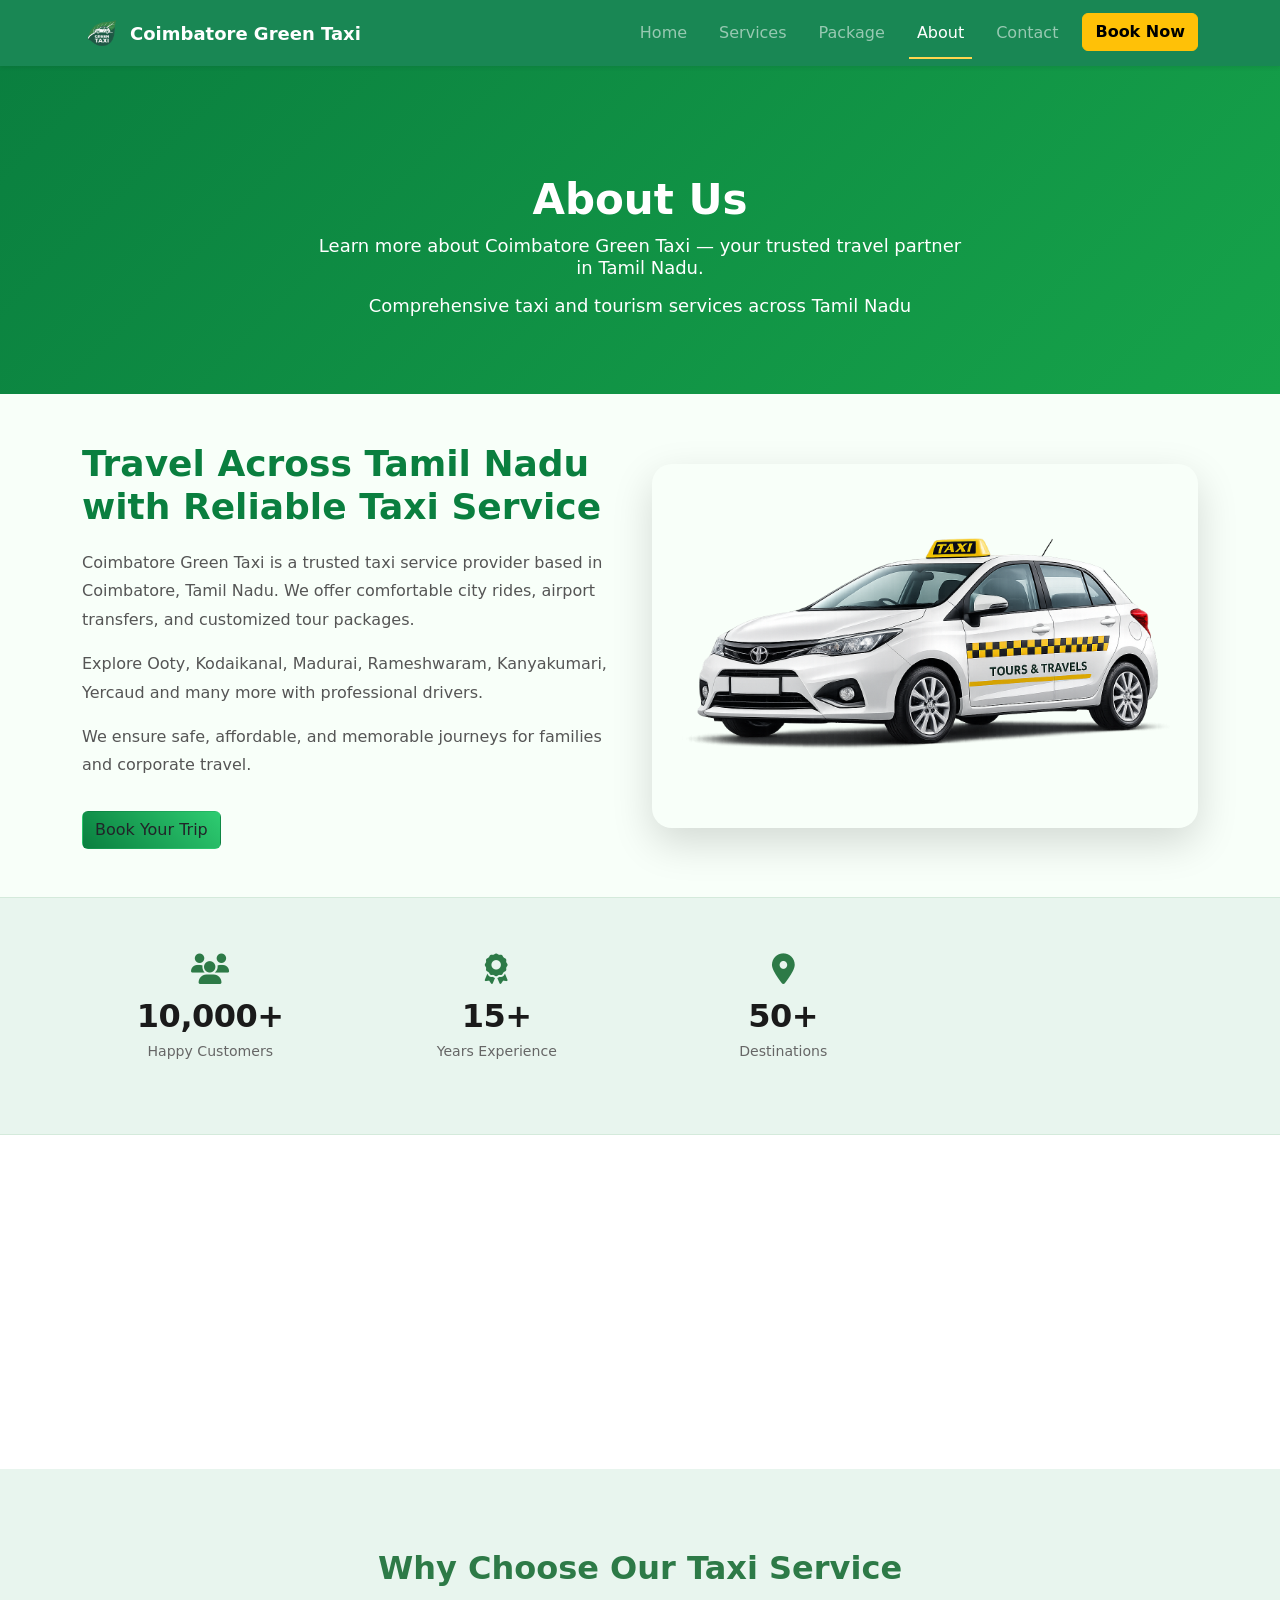
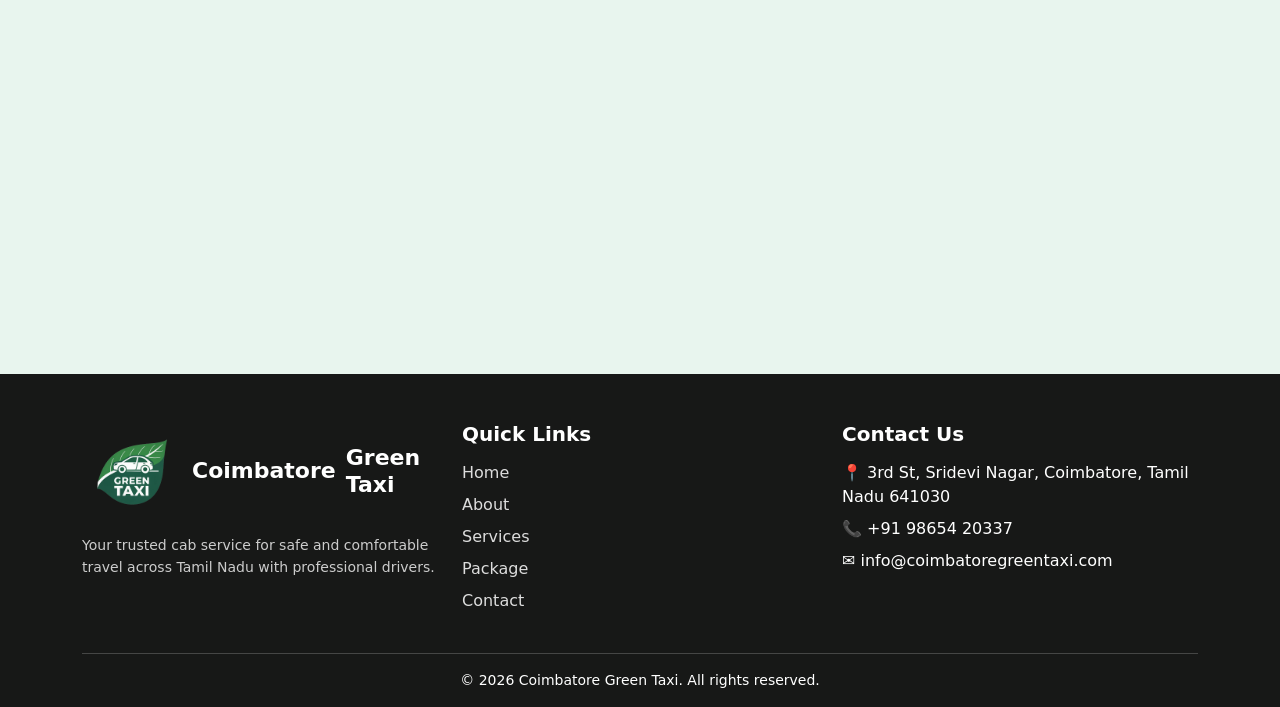
<file: about.html>
<!DOCTYPE html>
<html lang="en">

<head>
  <meta charset="UTF-8" />
  <meta name="viewport" content="width=device-width, initial-scale=1.0" />
  <title>About Us – Coimbatore Green Taxi</title>
  <link rel="icon" type="image/png" href="assets/img/favicon.png">
  <link rel="stylesheet" href="assets/css/style.css">
  <link rel="stylesheet" href="assets/css/about.css">
  <!-- Bootstrap -->
  <link href="https://cdn.jsdelivr.net/npm/bootstrap@5.3.3/dist/css/bootstrap.min.css" rel="stylesheet">
  <link href="https://fonts.googleapis.com/css2?family=Poppins:wght@400;500;600;700;800&display=swap"
    rel="stylesheet" />
  <!-- Font Awesome -->
  <link rel="stylesheet" href="https://cdnjs.cloudflare.com/ajax/libs/font-awesome/6.5.0/css/all.min.css">
</head>

<body>

  <div id="navbar"></div>


  <!-- Banner Section Start -->
  <section class="banner-section">
    <div class="container">
      <h1 class="banner-title">About Us</h1>
      <h4 class="banner-subtitle">
        <p>Learn more about Coimbatore Green Taxi — your trusted travel partner<br class="hide-mobile" /> in Tamil Nadu.
        </p> Comprehensive taxi and tourism services across Tamil Nadu
      </h4>
    </div>
  </section>

  <!-- ABOUT SECTION -->
  <section class="about-section py-5">
  <div class="container">
    <div class="row align-items-center">

      <!-- Content -->
      <div class="col-lg-6 reveal  mb-4 mb-lg-0">
        <div class="about-content">

          <h2 class="about-title">
            Travel Across Tamil Nadu with Reliable Taxi Service
          </h2>

          <p class="about-text">
            Coimbatore Green Taxi is a trusted taxi service provider based in Coimbatore, Tamil Nadu. 
            We offer comfortable city rides, airport transfers, and customized tour packages.
          </p>

          <p class="about-text">
            Explore Ooty, Kodaikanal, Madurai, Rameshwaram, Kanyakumari, 
            Yercaud and many more with professional drivers.
          </p>

          <p class="about-text">
            We ensure safe, affordable, and memorable journeys for families 
            and corporate travel.
          </p>

          <a href="contact.html" class="btn about-btn mt-3">
            Book Your Trip
          </a>

        </div>
      </div>

      
      <!-- Image -->
      <div class="col-lg-6">
        <div class="about-img-wrapper">
          <img src="assets/img/taxi-image.png" 
               class="img-fluid about-img" 
               alt="Infant Green Tours Taxi">
        </div>
      </div>

    </div>
  </div>
</section>


  <!-- STATS SECTION -->
  <section class="stats-section">
    <div class="container stats-grid">
      <div class="stat-item reveal">
        <i class="fa-solid fa-users"></i>
        <h3>10,000+</h3>
        <p>Happy Customers</p>
      </div>
      <div class="stat-item reveal">
        <i class="fa-solid fa-award"></i>
        <h3>15+</h3>
        <p>Years Experience</p>
      </div>
      <div class="stat-item reveal">
        <i class="fa-solid fa-location-dot"></i>
        <h3>50+</h3>
        <p>Destinations</p>
      </div>
      <div class="stat-item reveal">
        <i class="fa-solid fa-clock"></i>
        <h3>24/7</h3>
        <p>Service Available</p>
      </div>
    </div>
  </section>

  <!-- MISSION SECTION -->
  <section class="mission-section">
    <div class="container mission-content reveal reveal-top">
      <h2>Our Mission</h2>
      <p>Our mission is to provide safe, reliable, and affordable transportation services to travelers exploring Tamil
        Nadu. We believe in eco-friendly tourism and strive to make every journey a memorable experience with our
        courteous drivers, clean vehicles, and personalized service.</p>
    </div>
  </section>

  <!-- WHY CHOOSE US SECTION -->
  <section class="why-section">
    <div class="container">
      <h2 class="why-title">Why Choose Our Taxi Service</h2>
      <div class="why-grid">
        <div class="why-card reveal">
          <div class="why-icon"><i class="fa-solid fa-tree"></i></div>
          <h3>Local Tourism Experts</h3>
          <p>Experienced drivers who know Tamil Nadu tourist places.</p>
        </div>
        <div class="why-card reveal">
          <div class="why-icon"><i class="fa-solid fa-clock"></i></div>
          <h3>24/7 Service</h3>
          <p>Available anytime for airport pickup &amp; tour bookings.</p>
        </div>
        <div class="why-card reveal">
          <div class="why-icon"><i class="fa-solid fa-dollar-sign"></i></div>
          <h3>Affordable Price</h3>
          <p>Transparent pricing with no hidden charges.</p>
        </div>
        <div class="why-card reveal">
          <div class="why-icon"><i class="fa-solid fa-car"></i></div>
          <h3>Clean Vehicles</h3>
          <p>Well maintained cars for comfortable journey.</p>
        </div>
      </div>
    </div>
  </section>

  <div id="footer"></div>

  <script src="https://cdn.jsdelivr.net/npm/bootstrap@5.3.3/dist/js/bootstrap.bundle.min.js"></script>
  <script src="assets/js/script.js"></script>
</body>

</html>
</file>
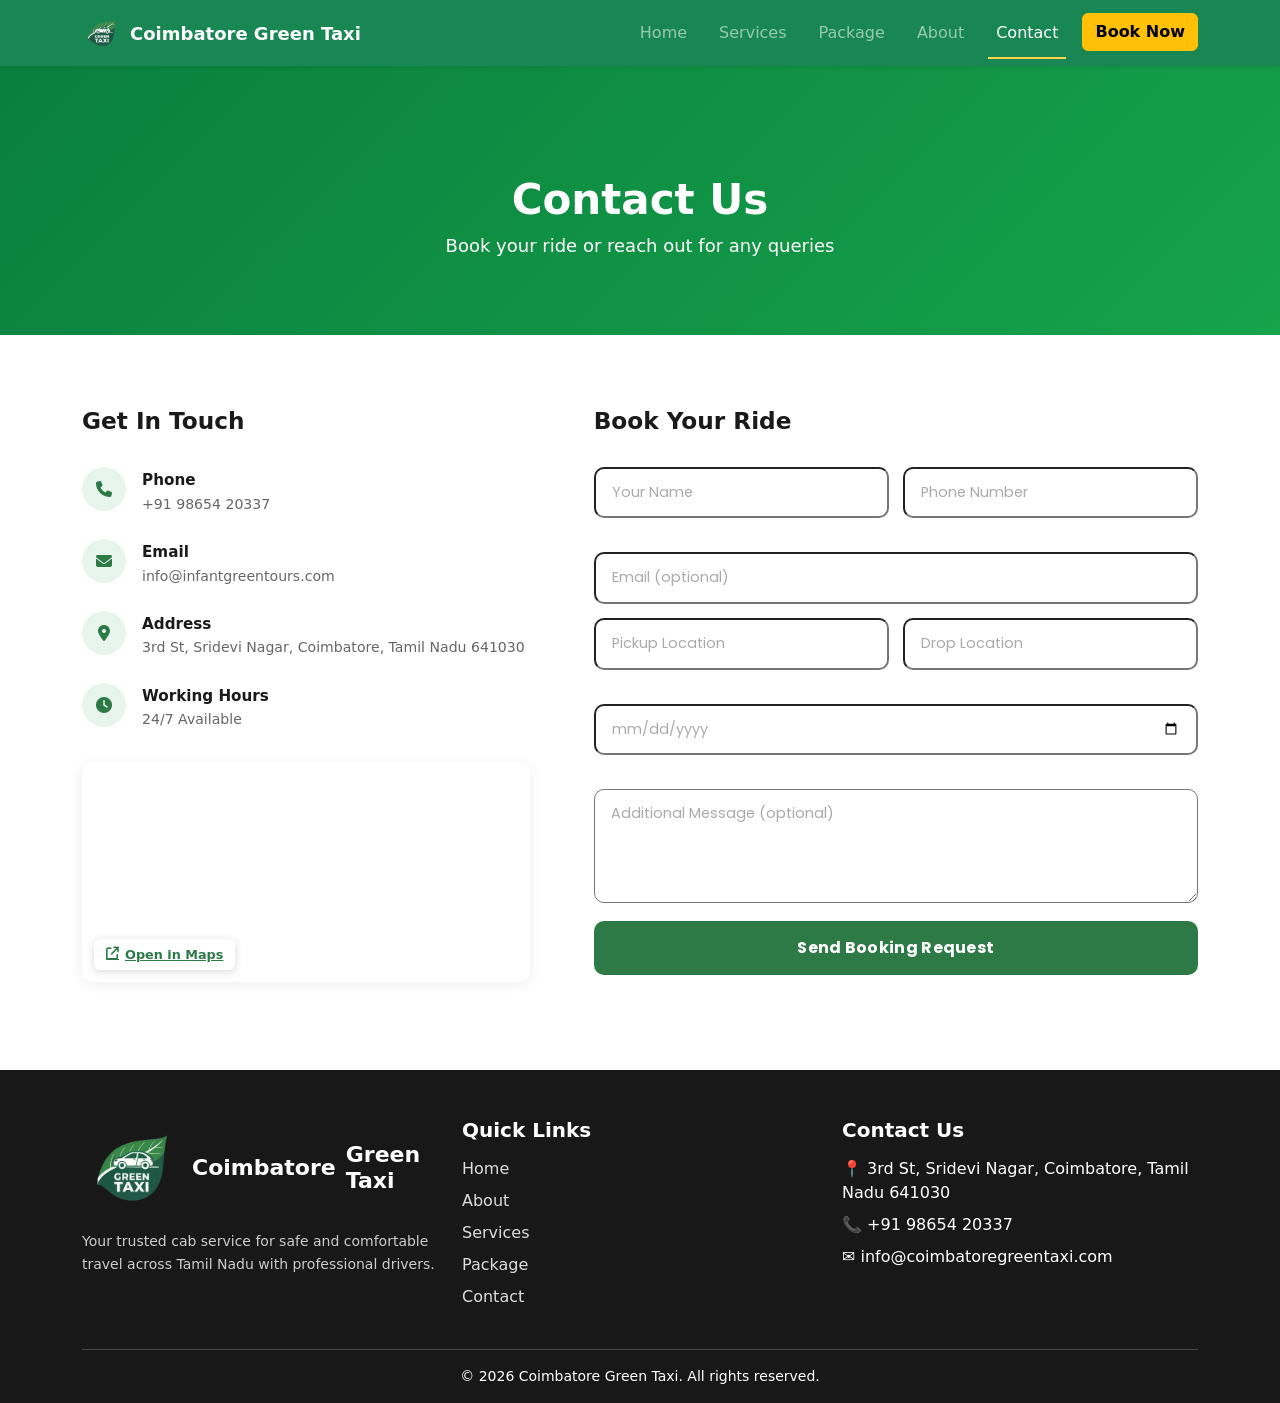
<file: contact.html>
<!DOCTYPE html>
<html lang="en">

<head>
  <meta charset="UTF-8" />
  <meta name="viewport" content="width=device-width, initial-scale=1.0" />
  <title>Contact Us – Coimbatore Green Taxi</title>
  <link rel="icon" type="image/png" href="assets/img/favicon.png">
  <link rel="stylesheet" href="assets/css/style.css">
  <link rel="stylesheet" href="assets/css/contact.css">
  <!-- Bootstrap -->
  <link href="https://cdn.jsdelivr.net/npm/bootstrap@5.3.3/dist/css/bootstrap.min.css" rel="stylesheet">
  <link href="https://fonts.googleapis.com/css2?family=Poppins:wght@400;500;600;700;800&display=swap" rel="stylesheet"/>
  <!-- Font Awesome -->
  <link rel="stylesheet" href="https://cdnjs.cloudflare.com/ajax/libs/font-awesome/6.5.0/css/all.min.css">

</head>

<body>


  <!-- NAVBAR -->
  <div id="navbar"></div>


  <!-- Banner Section Start -->
  <section class="banner-section">
    <div class="container">
      <h1 class="banner-title">Contact Us</h1>
      <h4 class="banner-subtitle">Book your ride or reach out for any queries
      </h4>
    </div>
  </section>

  <!-- MAIN CONTACT SECTION -->
<section class="contact-section">
  <div class="container contact-grid">

      <!-- LEFT: Get In Touch -->
      <div class="contact-left">
        <h2 class="section-heading">Get In Touch</h2>

        <div class="info-list">
          <div class="info-item">
            <div class="info-icon">
              <i class="fa-solid fa-phone"></i>
            </div>
            <div class="info-text">
              <strong>Phone</strong>
              <span>+91 98654 20337</span>
            </div>
          </div>

          <div class="info-item">
            <div class="info-icon">
              <i class="fa-solid fa-envelope"></i>
            </div>
            <div class="info-text">
              <strong>Email</strong>
              <span>info@infantgreentours.com</span>
            </div>
          </div>

          <div class="info-item">
            <div class="info-icon">
              <i class="fa-solid fa-location-dot"></i>
            </div>
            <div class="info-text">
              <strong>Address</strong>
              <span>3rd St, Sridevi Nagar, Coimbatore, Tamil Nadu 641030</span>
            </div>
          </div>

          <div class="info-item">
            <div class="info-icon">
              <i class="fa-solid fa-clock"></i>
            </div>
            <div class="info-text">
              <strong>Working Hours</strong>
              <span>24/7 Available</span>
            </div>
          </div>
        </div>

        <!-- MAP EMBED -->
        <div class="map-wrapper">
          <iframe
            src="https://www.google.com/maps?q=3rd%20St%2C%20Sridevi%20Nagar%2C%20Coimbatore%2C%20Tamil%20Nadu%20641030&output=embed"
            width="100%" height="220" style="border:0;" allowfullscreen="" loading="lazy"
            referrerpolicy="no-referrer-when-downgrade" title="Sridevi Nagar Coimbatore Map">
          </iframe>

          <a href="https://maps.google.com/?q=3rd St, Sridevi Nagar, Coimbatore, Tamil Nadu 641030" target="_blank"
            rel="noopener noreferrer" class="map-open-link">
            <i class="fa-solid fa-arrow-up-right-from-square"></i> Open in Maps
          </a>
        </div>
      </div>

      <!-- RIGHT: Book Your Ride Form -->
      <div class="contact-right">
        <h2 class="section-heading">Book Your Ride</h2>

        <form id="bookingForm" class="booking-form" novalidate>
          <div class="form-row">
            <div class="form-group">
              <input type="text" id="name" name="name" placeholder="Your Name" required />
              <span class="error-msg" id="nameError"></span>
            </div>
            <div class="form-group">
              <input type="tel" id="phone" name="phone" placeholder="Phone Number" required />
              <span class="error-msg" id="phoneError"></span>
            </div>
          </div>

          <div class="form-group full">
            <input type="email" id="email" name="email" placeholder="Email (optional)" />
          </div>

          <div class="form-row">
            <div class="form-group">
              <input type="text" id="pickup" name="pickup" placeholder="Pickup Location" required />
              <span class="error-msg" id="pickupError"></span>
            </div>
            <div class="form-group">
              <input type="text" id="drop" name="drop" placeholder="Drop Location" required />
              <span class="error-msg" id="dropError"></span>
            </div>
          </div>

          <div class="form-group full">
            <input type="date" id="travelDate" name="travelDate" required />
            <span class="error-msg" id="dateError"></span>
          </div>

          <div class="form-group full">
            <textarea id="message" name="message" placeholder="Additional Message (optional)" rows="4"></textarea>
          </div>

          <button type="submit" class="btn-submit">Send Booking Request</button>

          <!-- Success message -->
          <div class="form-success" id="formSuccess">
            <i class="fa-solid fa-circle-check"></i>
            Thank you! Your booking request has been sent. We'll contact you shortly.
          </div>
        </form>
      </div>

    </div>
  </section>

  <!-- FOOTER -->
  <div id="footer"></div>

  <script src="https://cdn.jsdelivr.net/npm/bootstrap@5.3.3/dist/js/bootstrap.bundle.min.js"></script>
  <script src="assets/js/script.js"></script>
  <script src="assets/js/contact.js"></script>
</body>

</html>
</file>
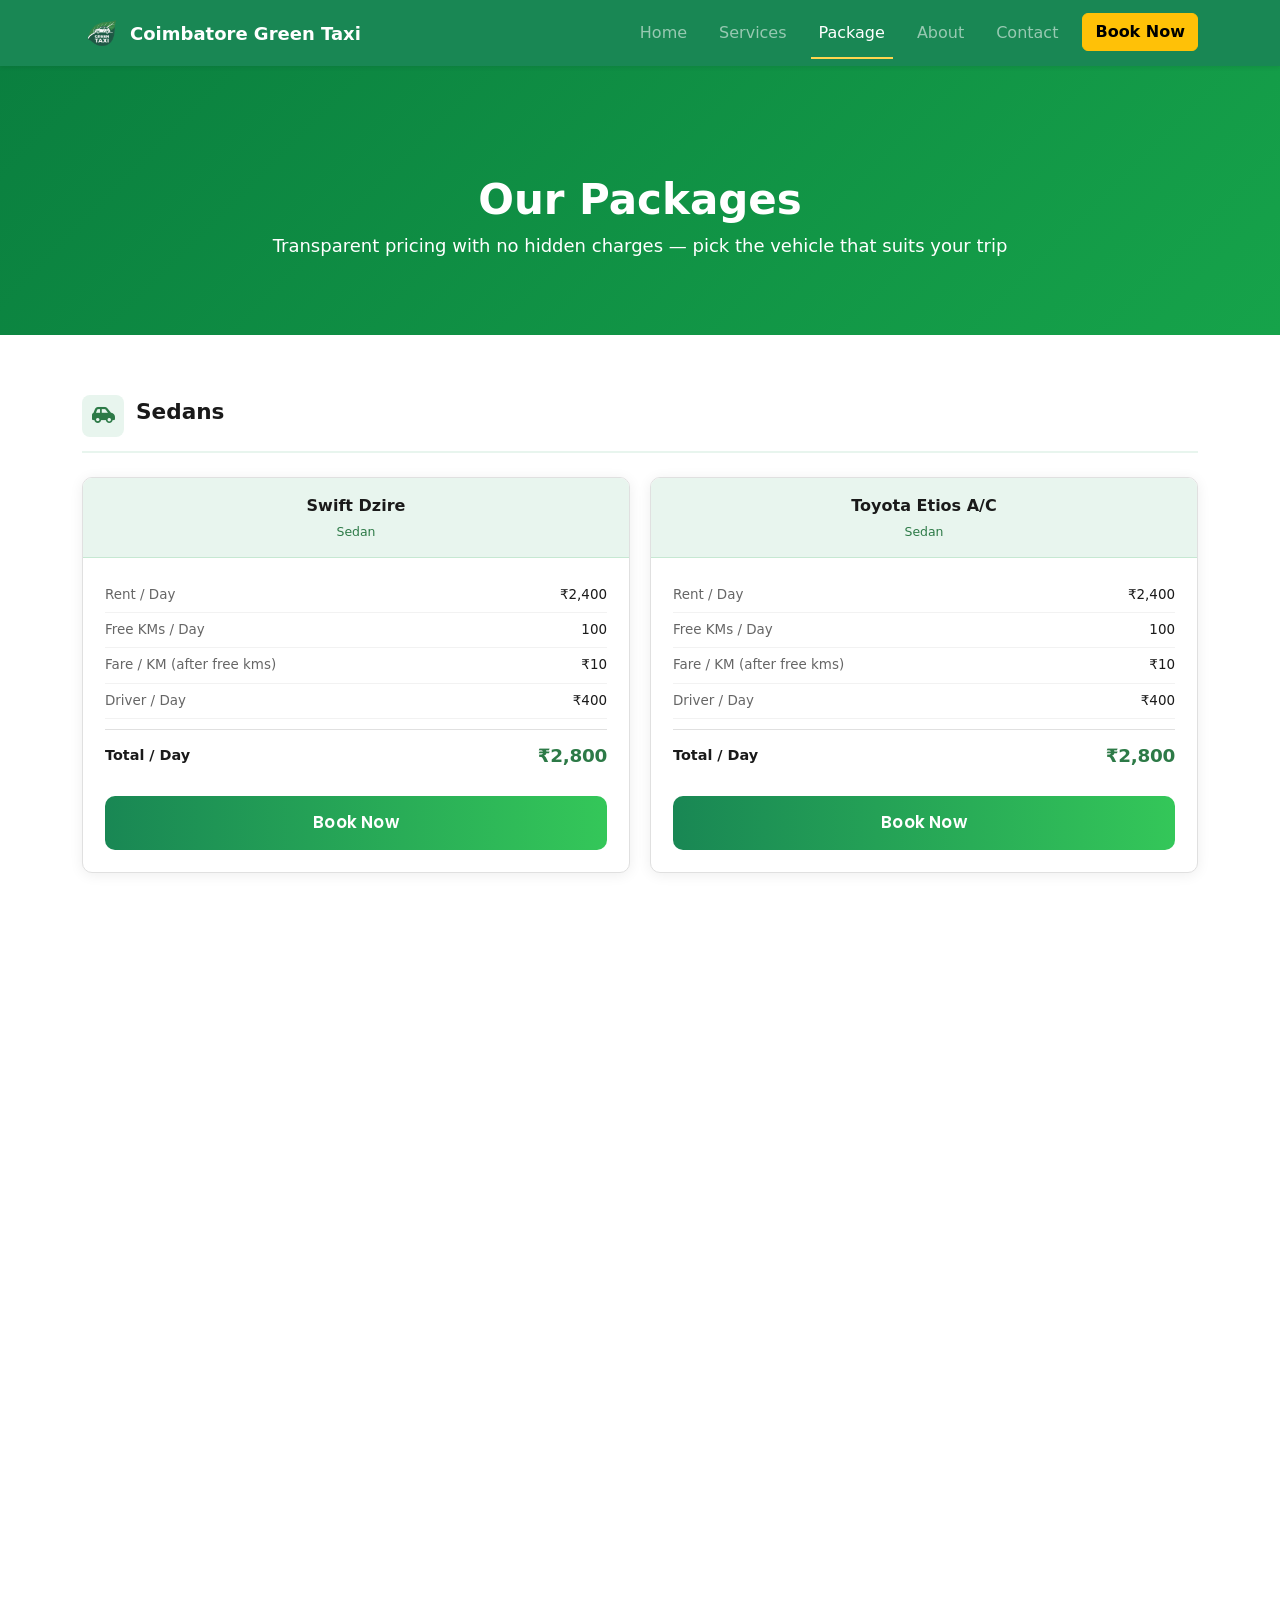
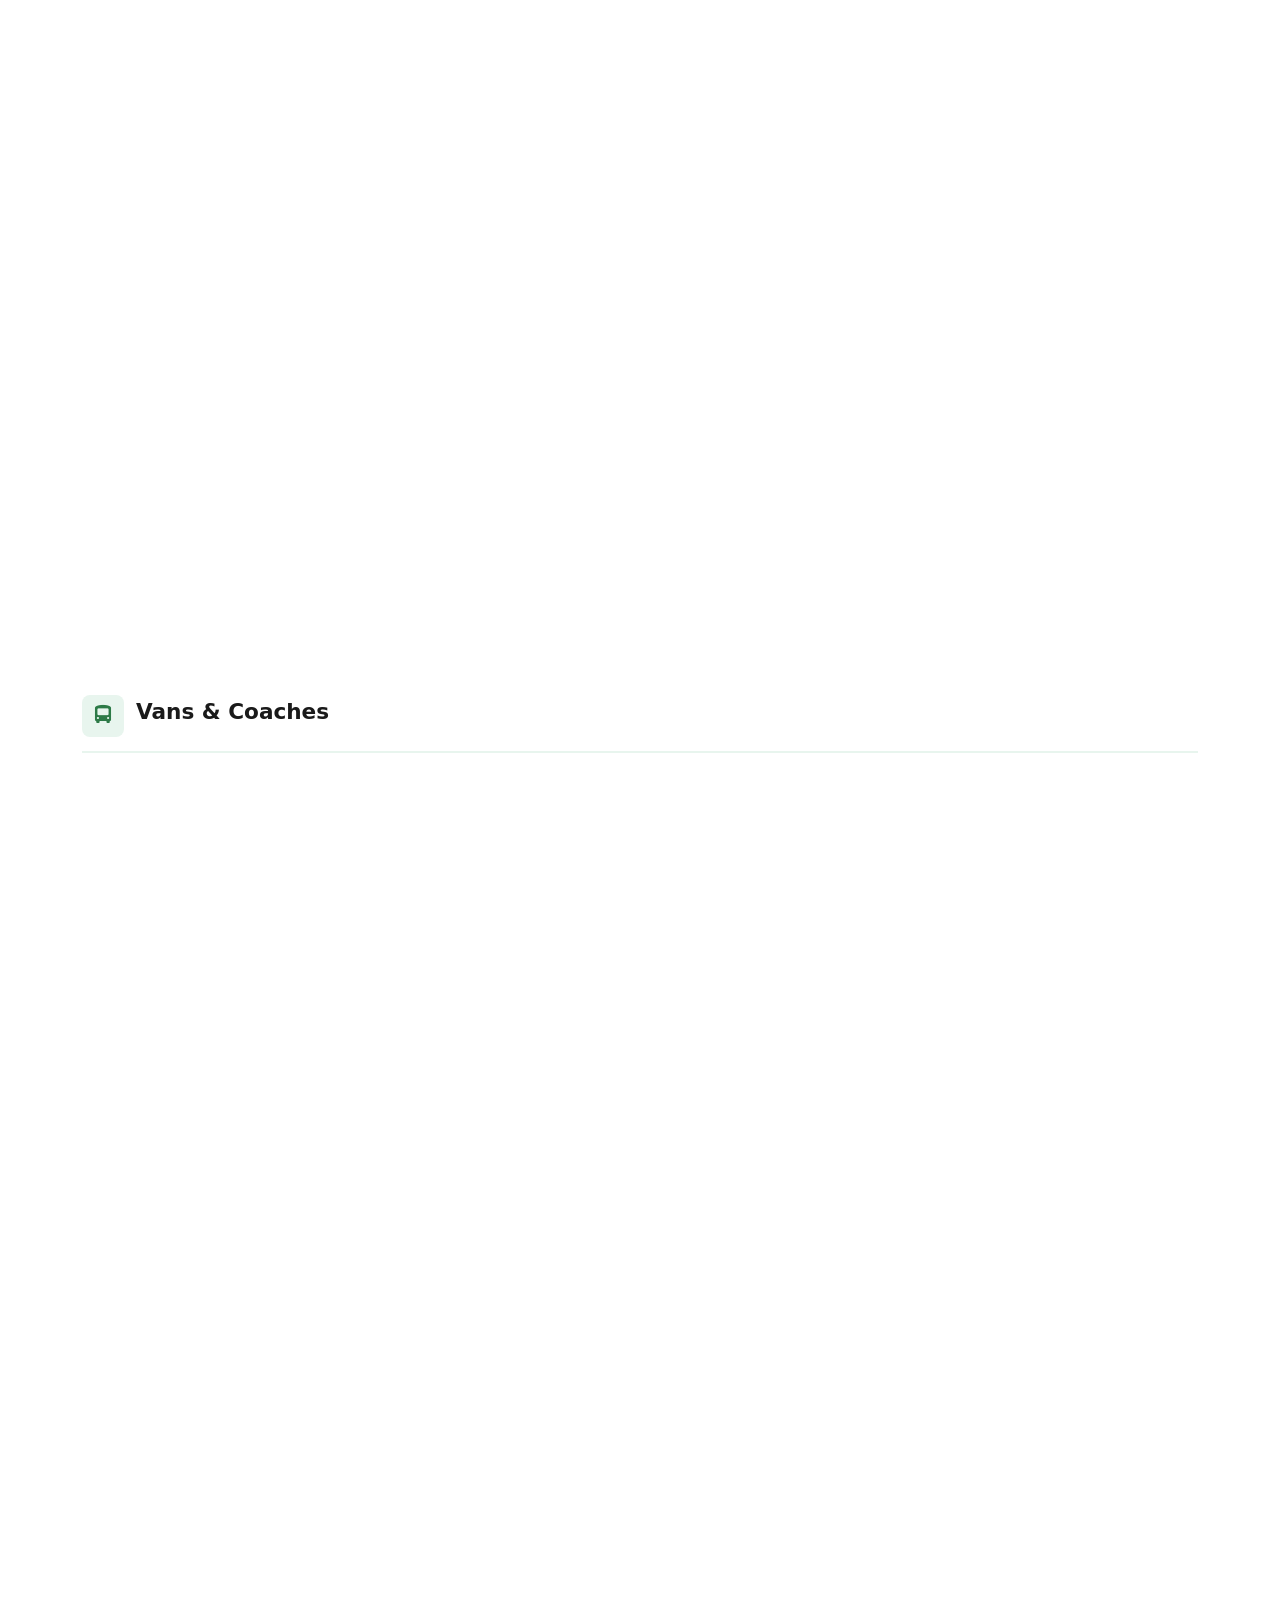
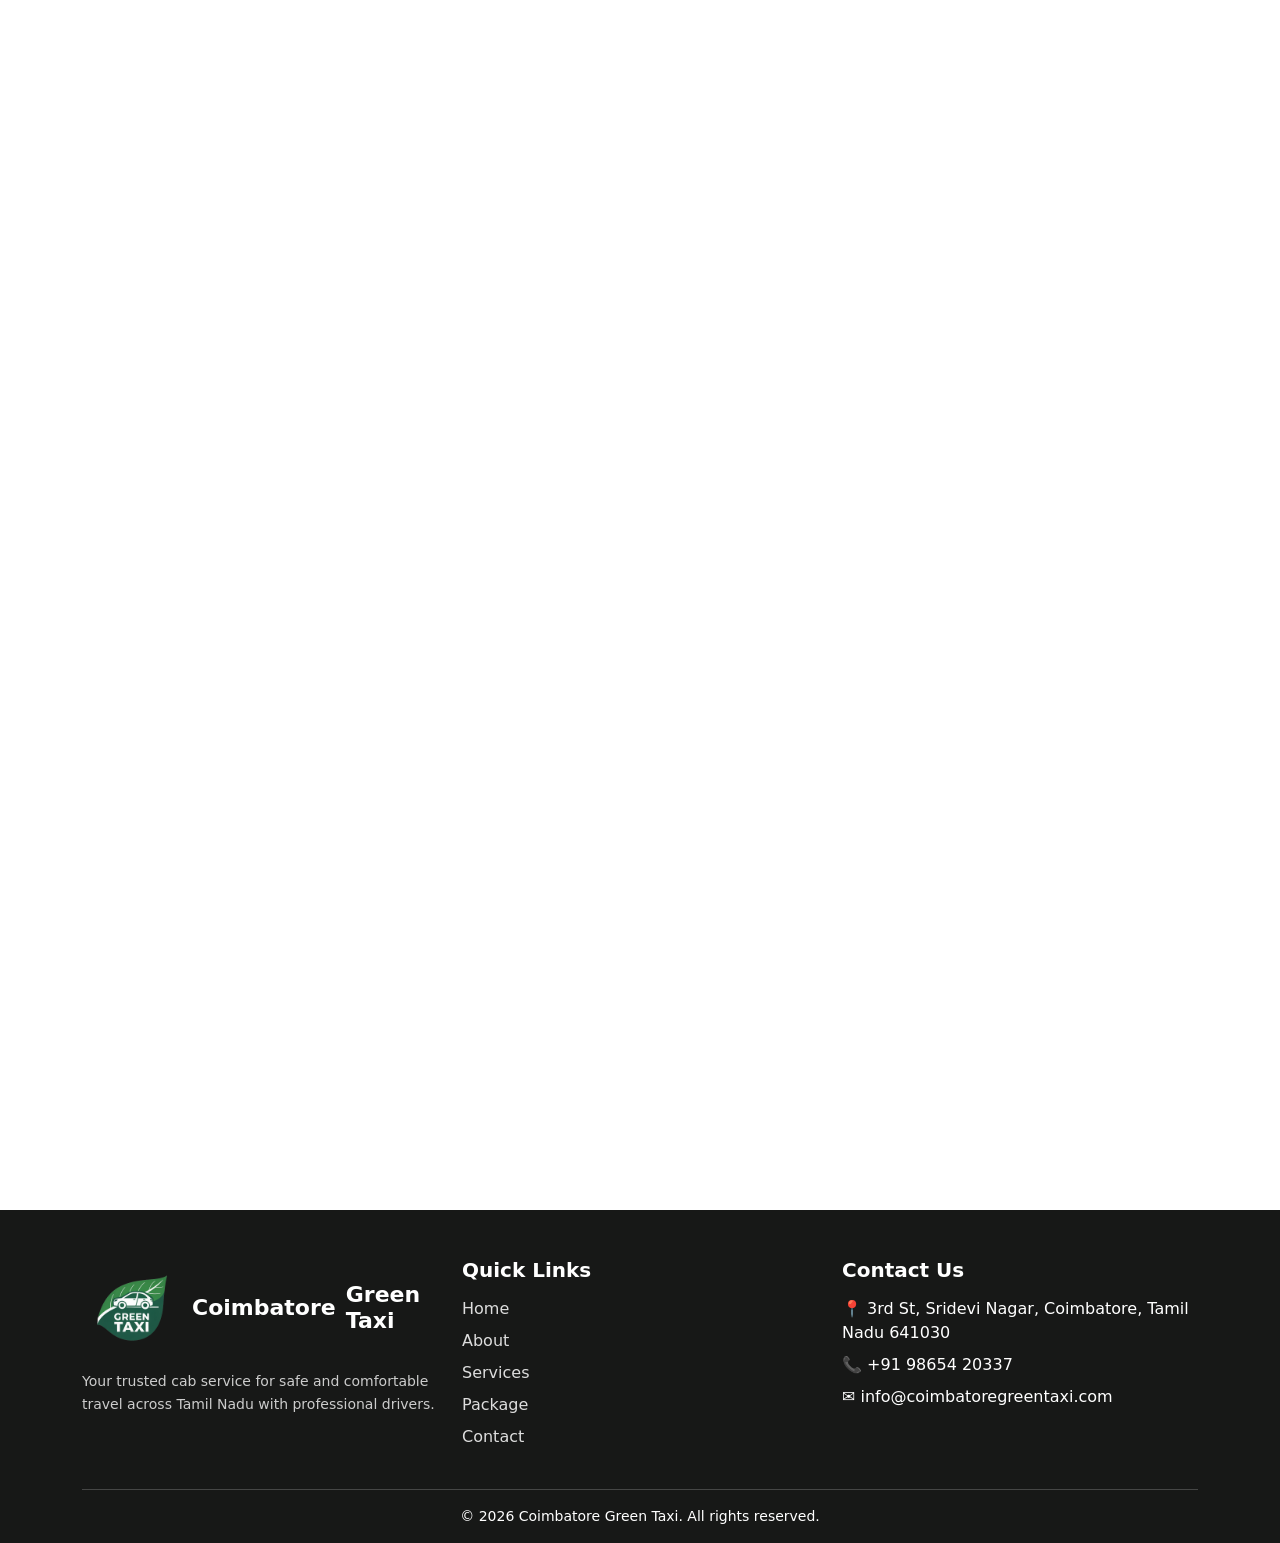
<file: package.html>
<!DOCTYPE html>
<html lang="en">

<head>
  <meta charset="UTF-8" />
  <meta name="viewport" content="width=device-width, initial-scale=1.0" />
  <title>Our Packages – Coimbatore Green Taxi</title>
  <link rel="icon" type="image/png" href="assets/img/favicon.png">
  <link rel="stylesheet" href="assets/css/style.css">
  <link rel="stylesheet" href="assets/css/package.css">
  <!-- Bootstrap -->
  <link href="https://cdn.jsdelivr.net/npm/bootstrap@5.3.3/dist/css/bootstrap.min.css" rel="stylesheet">
  <link href="https://fonts.googleapis.com/css2?family=Poppins:wght@400;500;600;700;800&display=swap"
    rel="stylesheet" />
  <!-- Font Awesome -->
  <link rel="stylesheet" href="https://cdnjs.cloudflare.com/ajax/libs/font-awesome/6.5.0/css/all.min.css">
</head>

<body>


  <!-- NAVBAR -->
  <div id="navbar"></div>

  <!-- Banner Section Start -->
  <section class="banner-section">
    <div class="container">
      <h1 class="banner-title">Our Packages</h1>
      <h4 class="banner-subtitle">
        Transparent pricing with no hidden charges — pick the vehicle that suits your trip
      </h4>
    </div>
  </section>
  <!-- Banner Section End -->

  <!-- MAIN CONTENT -->
  <main class="packages-main">
    <div class="container">

      <!-- ===== SEDANS ===== -->
      <section class="vehicle-section">
        <div class="category-heading">
          <span class="cat-icon"><i class="fa-solid fa-car-side"></i></span>
          <h2>Sedans</h2>
        </div>
        <div class="cards-grid cols-2">

          <div class="pkg-card">
            <div class="pkg-card-header">
              <h3>Swift Dzire</h3>
              <span class="vehicle-type">Sedan</span>
            </div>
            <div class="pkg-card-body">
              <div class="fare-row"><span>Rent / Day</span><span>₹2,400</span></div>
              <div class="fare-row"><span>Free KMs / Day</span><span>100</span></div>
              <div class="fare-row"><span>Fare / KM (after free kms)</span><span>₹10</span></div>
              <div class="fare-row"><span>Driver / Day</span><span>₹400</span></div>
              <div class="fare-row total"><span>Total / Day</span><span class="total-price">₹2,800</span></div>
              <button class="btn-book">Book Now</button>
            </div>
          </div>

          <div class="pkg-card">
            <div class="pkg-card-header">
              <h3>Toyota Etios A/C</h3>
              <span class="vehicle-type">Sedan</span>
            </div>
            <div class="pkg-card-body">
              <div class="fare-row"><span>Rent / Day</span><span>₹2,400</span></div>
              <div class="fare-row"><span>Free KMs / Day</span><span>100</span></div>
              <div class="fare-row"><span>Fare / KM (after free kms)</span><span>₹10</span></div>
              <div class="fare-row"><span>Driver / Day</span><span>₹400</span></div>
              <div class="fare-row total"><span>Total / Day</span><span class="total-price">₹2,800</span></div>
              <button class="btn-book">Book Now</button>
            </div>
          </div>

        </div>
      </section>

      <!-- ===== SUVs ===== -->
      <section class="vehicle-section reveal reveal-fade">
        <div class="category-heading">
          <span class="cat-icon"><i class="fa-solid fa-truck-pickup"></i></span>
          <h2>SUVs</h2>
        </div>
        <div class="cards-grid cols-3">

          <div class="pkg-card reveal reveal-fade">
            <div class="pkg-card-header">
              <h3>Toyota Innova</h3>
              <span class="vehicle-type">SUV</span>
            </div>
            <div class="pkg-card-body">
              <div class="fare-row"><span>Rent / Day</span><span>₹3,400</span></div>
              <div class="fare-row"><span>Free KMs / Day</span><span>100</span></div>
              <div class="fare-row"><span>Fare / KM (after free kms)</span><span>₹10</span></div>
              <div class="fare-row"><span>Driver / Day</span><span>₹400</span></div>
              <div class="fare-row total"><span>Total / Day</span><span class="total-price">₹3,800</span></div>
              <button class="btn-book">Book Now</button>
            </div>
          </div>

          <div class="pkg-card reveal reveal-fade">
            <div class="pkg-card-header">
              <h3>Innova Crysta</h3>
              <span class="vehicle-type">SUV</span>
            </div>
            <div class="pkg-card-body">
              <div class="fare-row"><span>Rent / Day</span><span>₹3,400</span></div>
              <div class="fare-row"><span>Free KMs / Day</span><span>100</span></div>
              <div class="fare-row"><span>Fare / KM (after free kms)</span><span>₹16</span></div>
              <div class="fare-row"><span>Driver / Day</span><span>₹400</span></div>
              <div class="fare-row total"><span>Total / Day</span><span class="total-price">₹3,800</span></div>
              <button class="btn-book">Book Now</button>
            </div>
          </div>

          <div class="pkg-card reveal reveal-fade">
            <div class="pkg-card-header">
              <h3>Tavera A/C</h3>
              <span class="vehicle-type">SUV</span>
            </div>
            <div class="pkg-card-body">
              <div class="fare-row"><span>Rent / Day</span><span>₹3,500</span></div>
              <div class="fare-row"><span>Free KMs / Day</span><span>100</span></div>
              <div class="fare-row"><span>Fare / KM (after free kms)</span><span>₹15</span></div>
              <div class="fare-row"><span>Driver / Day</span><span>₹400</span></div>
              <div class="fare-row total"><span>Total / Day</span><span class="total-price">₹3,900</span></div>
              <button class="btn-book">Book Now</button>
            </div>
          </div>

          <div class="pkg-card reveal reveal-fade">
            <div class="pkg-card-header">
              <h3>Mahindra Xylo A/C</h3>
              <span class="vehicle-type">SUV</span>
            </div>
            <div class="pkg-card-body">
              <div class="fare-row"><span>Rent / Day</span><span>₹3,500</span></div>
              <div class="fare-row"><span>Free KMs / Day</span><span>100</span></div>
              <div class="fare-row"><span>Fare / KM (after free kms)</span><span>₹15</span></div>
              <div class="fare-row"><span>Driver / Day</span><span>₹400</span></div>
              <div class="fare-row total"><span>Total / Day</span><span class="total-price">₹3,900</span></div>
              <button class="btn-book">Book Now</button>
            </div>
          </div>

          <div class="pkg-card reveal reveal-fade">
            <div class="pkg-card-header">
              <h3>Innova A/C</h3>
              <span class="vehicle-type">SUV</span>
            </div>
            <div class="pkg-card-body">
              <div class="fare-row"><span>Rent / Day</span><span>₹3,500</span></div>
              <div class="fare-row"><span>Free KMs / Day</span><span>100</span></div>
              <div class="fare-row"><span>Fare / KM (after free kms)</span><span>₹15</span></div>
              <div class="fare-row"><span>Driver / Day</span><span>₹400</span></div>
              <div class="fare-row total"><span>Total / Day</span><span class="total-price">₹3,900</span></div>
              <button class="btn-book">Book Now</button>
            </div>
          </div>

          <div class="pkg-card reveal reveal-fade">
            <div class="pkg-card-header">
              <h3>Innova Crysta A/C</h3>
              <span class="vehicle-type">SUV</span>
            </div>
            <div class="pkg-card-body">
              <div class="fare-row"><span>Rent / Day</span><span>₹4,800</span></div>
              <div class="fare-row"><span>Free KMs / Day</span><span>100</span></div>
              <div class="fare-row"><span>Fare / KM (after free kms)</span><span>₹16</span></div>
              <div class="fare-row"><span>Driver / Day</span><span>₹400</span></div>
              <div class="fare-row total"><span>Total / Day</span><span class="total-price">₹5,200</span></div>
              <button class="btn-book">Book Now</button>
            </div>
          </div>

          <div class="pkg-card reveal reveal-fade">
            <div class="pkg-card-header">
              <h3>Innova Hycross</h3>
              <span class="vehicle-type">SUV</span>
            </div>
            <div class="pkg-card-body">
              <div class="fare-row"><span>Rent / Day</span><span>₹4,600</span></div>
              <div class="fare-row"><span>Free KMs / Day</span><span>100</span></div>
              <div class="fare-row"><span>Fare / KM (after free kms)</span><span>₹17</span></div>
              <div class="fare-row"><span>Driver / Day</span><span>₹400</span></div>
              <div class="fare-row total"><span>Total / Day</span><span class="total-price">₹5,400</span></div>
              <button class="btn-book">Book Now</button>
            </div>
          </div>

        </div>
      </section>

      <!-- ===== VANS & COACHES ===== -->
      <section class="vehicle-section">
        <div class="category-heading">
          <span class="cat-icon"><i class="fa-solid fa-bus-simple"></i></span>
          <h2>Vans &amp; Coaches</h2>
        </div>
        <div class="cards-grid cols-3">

          <!-- <div class="pkg-card reveal reveal-fade">
            <div class="pkg-card-header">
              <h3>Urbania</h3>
              <span class="vehicle-type">Van</span>
            </div>
            <div class="pkg-card-body">
              <div class="fare-row"><span>Rent / Day</span><span>₹9,000</span></div>
              <div class="fare-row"><span>Free KMs / Day</span><span>100</span></div>
              <div class="fare-row"><span>Fare / KM (after free kms)</span><span>₹30</span></div>
              <div class="fare-row"><span>Driver / Day</span><span>₹500</span></div>
              <div class="fare-row total"><span>Total / Day</span><span class="total-price">₹9,500</span></div>
              <button class="btn-book">Book Now</button>
            </div>
          </div>

          <div class="pkg-card reveal reveal-fade">
            <div class="pkg-card-header">
              <h3>Traveller A/C 14-Seater</h3>
              <span class="vehicle-type">Coach</span>
            </div>
            <div class="pkg-card-body">
              <div class="fare-row"><span>Rent / Day</span><span>₹5,000</span></div>
              <div class="fare-row"><span>Free KMs / Day</span><span>100</span></div>
              <div class="fare-row"><span>Fare / KM (after free kms)</span><span>₹19</span></div>
              <div class="fare-row"><span>Driver / Day</span><span>₹500</span></div>
              <div class="fare-row total"><span>Total / Day</span><span class="total-price">₹5,500</span></div>
              <button class="btn-book">Book Now</button>
            </div>
          </div>

          <div class="pkg-card reveal reveal-fade">
            <div class="pkg-card-header">
              <h3>Coach 25-Seater</h3>
              <span class="vehicle-type">Coach</span>
            </div>
            <div class="pkg-card-body">
              <div class="fare-row"><span>Rent / Day</span><span>₹5,500</span></div>
              <div class="fare-row"><span>Free KMs / Day</span><span>100</span></div>
              <div class="fare-row"><span>Fare / KM (after free kms)</span><span>₹20</span></div>
              <div class="fare-row"><span>Driver / Day</span><span>₹500</span></div>
              <div class="fare-row total"><span>Total / Day</span><span class="total-price">₹6,000</span></div>
              <button class="btn-book">Book Now</button>
            </div>
          </div> -->
          <div class="pkg-card premium-card reveal reveal-fade">
            <div class="popular-tag">
              ★ Most Popular
            </div>
            <div class="vehicle-image">
              <img src="assets/img/vehicles/hycross.jpg" alt="Toyota Innova Hycross">
              <span class="seat-tag">
                7 Seater
              </span>
            </div>
            <div class="pkg-card-header">
              <h3>Toyota Innova Hycross</h3>
              <p class="vehicle-subtitle">
                Premium SUV • Family Travel
              </p>
            </div>
            <div class="pkg-card-body">
              <div class="package-box local-box">
                <h4>
                  📍 Local Package
                </h4>
                <div class="price">
                  ₹4,000
                  <small>/ Day</small>
                </div>
                <div class="package-detail">
                  ✔ 100 KM Included
                </div>
                <div class="package-detail">
                  ✔ ₹15 / KM After 100 KM
                </div>
              </div>

              <div class="package-box hill-box">
                <h4>
                  ⛰ Hill Station Package
                </h4>
                <div class="price">
                  ₹3,300
                  <small>/ Day</small>
                </div>
                <div class="package-detail">
                  ✔ 100 KM Included
                </div>
                <div class="package-detail">
                  ✔ ₹17 / KM After 100 KM
                </div>
              </div>

              <div class="extra-charge">
                <h5>
                  Extra Charges
                </h5>
                <ul>
                  <li>🚧 Toll Gate</li>
                  <li>🅿 Parking</li>
                  <li>📄 Permit</li>
                </ul>
              </div>
              <button class="btn-book">
                Book Now
              </button>
            </div>
          </div>

          <div class="pkg-card premium-card reveal reveal-fade">

            <div class="popular-tag">
              ★ Most Popular
            </div>
            <div class="vehicle-image">
              <img src="assets/img/vehicles/tempo-14-seat.jpg" alt="14 Seater">
              <span class="seat-tag">
                14 Seater
              </span>
            </div>
            <div class="pkg-card-header">
              <h3>Traveller</h3>
              <p class="vehicle-subtitle">
                14 Seater • Family Travel
              </p>
            </div>

            <div class="pkg-card-body">
              <div class="package-box local-box">
                <h4>
                  📍 Local Package
                </h4>
                <div class="price">
                  ₹3,800
                  <small>/ Day</small>
                </div>
                <div class="package-detail">
                  ✔ 100 KM Included
                </div>
                <div class="package-detail">
                  ✔ ₹20 / KM After 100 KM
                </div>
              </div>

              <div class="package-box hill-box">
                <h4>
                  ⛰ Hill Station Package
                </h4>
                <div class="price">
                  ₹4,000
                  <small>/ Day</small>
                </div>
                <div class="package-detail">
                  ✔ 100 KM Included
                </div>
                <div class="package-detail">
                  ✔ ₹22 / KM After 100 KM
                </div>
              </div>

              <div class="extra-charge">
                <h5>
                  Extra Charges
                </h5>
                <ul>
                  <li>🚧 Toll Gate</li>
                  <li>🅿 Parking</li>
                  <li>📄 Permit</li>
                </ul>
              </div>
              <button class="btn-book">
                Book Now
              </button>
            </div>

          </div>

          <div class="pkg-card premium-card reveal reveal-fade">

            <div class="popular-tag">
              ★ Most Popular
            </div>
            <div class="vehicle-image">
              <img src="assets/img/vehicles/tempo-18-seat.jpg" alt="14 Seater">
              <span class="seat-tag">
                18 Seater
              </span>
            </div>
            <div class="pkg-card-header">
              <h3>Traveller</h3>
              <p class="vehicle-subtitle">
                18 Seater • Family Travel
              </p>
            </div>

            <div class="pkg-card-body">
              <div class="package-box local-box">
                <h4>
                  📍 Local Package
                </h4>
                <div class="price">
                  ₹4,000
                  <small>/ Day</small>
                </div>
                <div class="package-detail">
                  ✔ 100 KM Included
                </div>
                <div class="package-detail">
                  ✔ ₹22 / KM After 100 KM
                </div>
              </div>

              <div class="package-box hill-box">
                <h4>
                  ⛰ Hill Station Package
                </h4>
                <div class="price">
                  ₹4,200
                  <small>/ Day</small>
                </div>
                <div class="package-detail">
                  ✔ 100 KM Included
                </div>
                <div class="package-detail">
                  ✔ ₹23 / KM After 100 KM
                </div>
              </div>

              <div class="extra-charge">
                <h5>
                  Extra Charges
                </h5>
                <ul>
                  <li>🚧 Toll Gate</li>
                  <li>🅿 Parking</li>
                  <li>📄 Permit</li>
                </ul>
              </div>
              <button class="btn-book">
                Book Now
              </button>
            </div>

          </div>

          <div class="pkg-card premium-card reveal reveal-fade">

            <div class="popular-tag">
              ★ Most Popular
            </div>
            <div class="vehicle-image">
              <img src="assets/img/vehicles/urbania-tempo.jpg" alt="14 Seater">
              <span class="seat-tag">
                17 Seater
              </span>
            </div>
            <div class="pkg-card-header">
              <h3>Force Urbania</h3>
              <span class="vehicle-subtitle">Luxury Van</span>
            </div>

            <div class="pkg-card-body">
              <div class="package-box local-box">
                <h4>
                  📍 Local Package
                </h4>
                <div class="price">
                  ₹6,000
                  <small>/ Day</small>
                </div>
                <div class="package-detail">
                  ✔ 100 KM Included
                </div>
                <div class="package-detail">
                  ✔ ₹25 / KM After 100 KM
                </div>
              </div>

              <div class="package-box hill-box">
                <h4>
                  ⛰ Hill Station Package
                </h4>
                <div class="price">
                  ₹7,000
                  <small>/ Day</small>
                </div>
                <div class="package-detail">
                  ✔ 100 KM Included
                </div>
                <div class="package-detail">
                  ✔ ₹27 / KM After 100 KM
                </div>
              </div>

              <div class="extra-charge">
                <h5>
                  Extra Charges
                </h5>
                <ul>
                  <li>🚧 Toll Gate</li>
                  <li>🅿 Parking</li>
                  <li>📄 Permit</li>
                </ul>
              </div>
              <button class="btn-book">
                Book Now
              </button>
            </div>

          </div>
        </div>
      </section>

    </div><!-- /.container -->
  </main>


  <!-- FOOTER -->
  <div id="footer"></div>

  <script src="https://cdn.jsdelivr.net/npm/bootstrap@5.3.3/dist/js/bootstrap.bundle.min.js"></script>
  <script src="assets/js/script.js"></script>
  <script src="assets/js/package.js"></script>
</body>

</html>
</file>
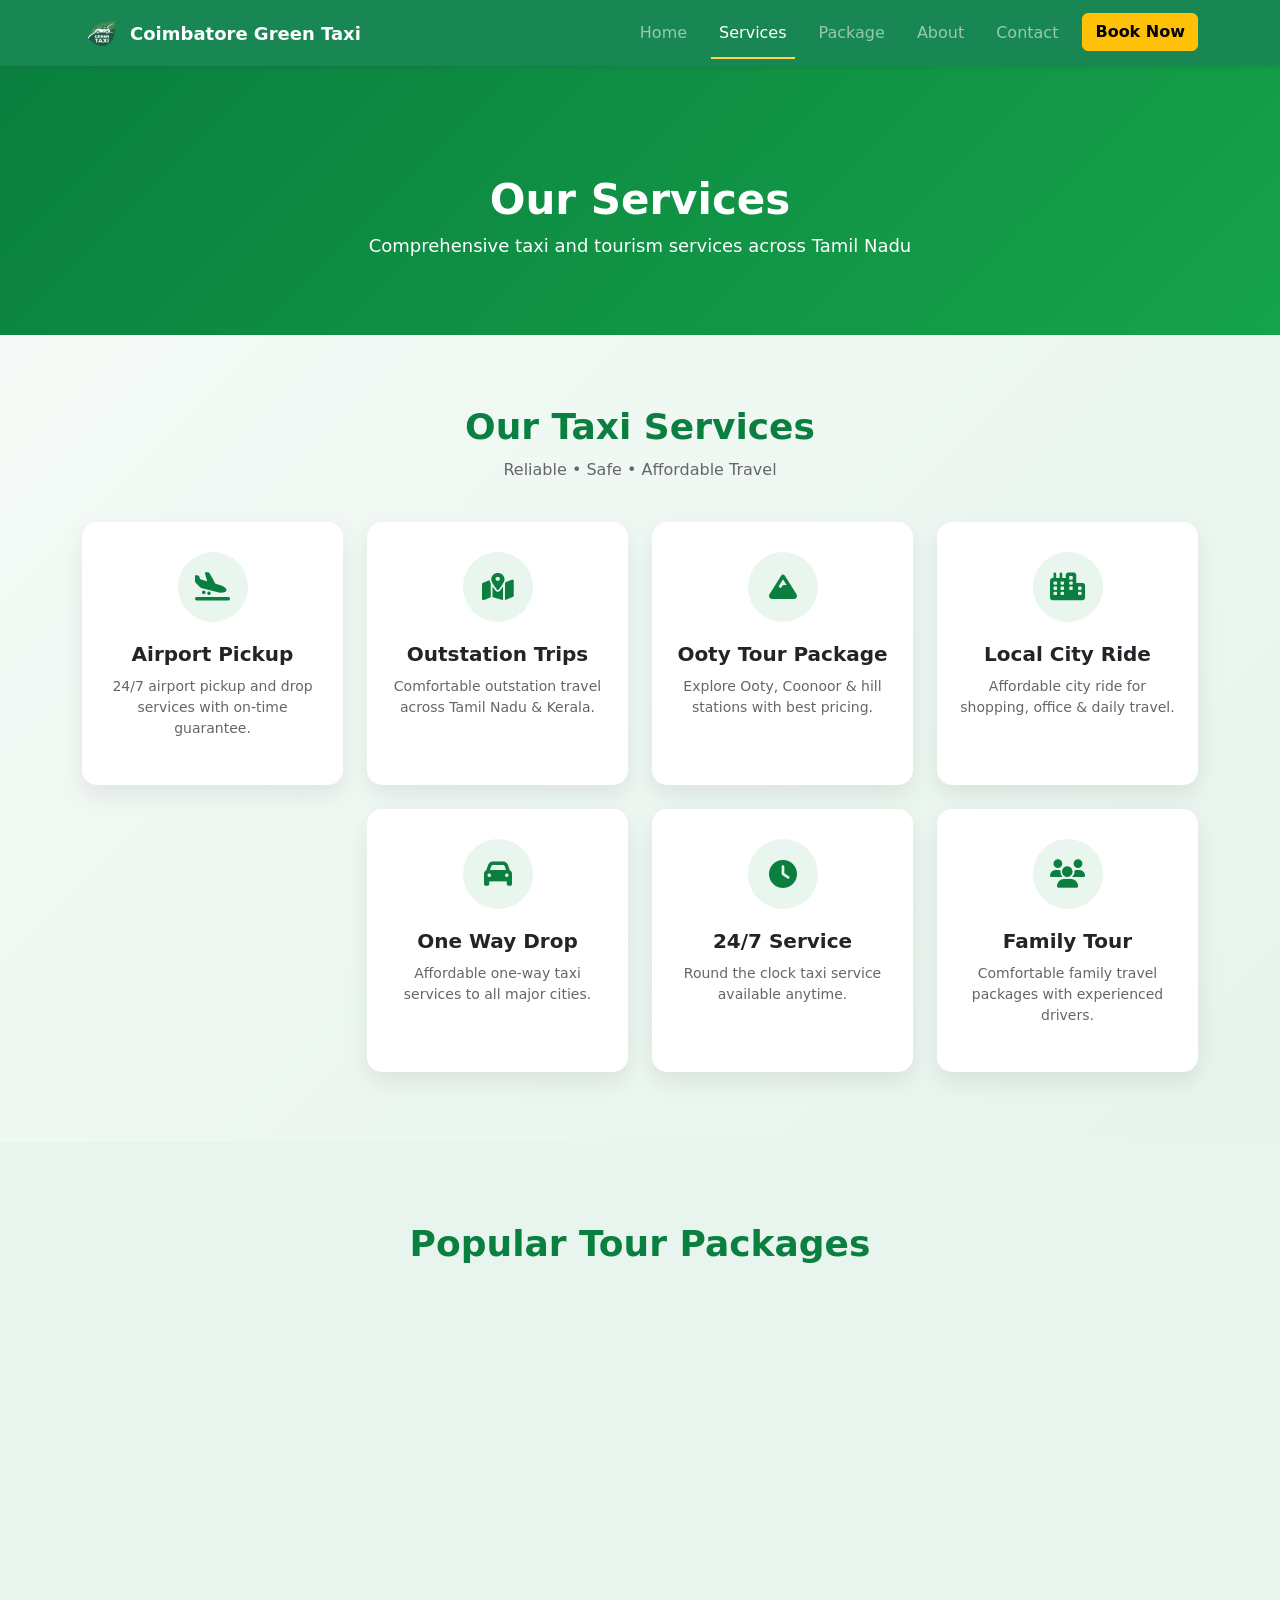
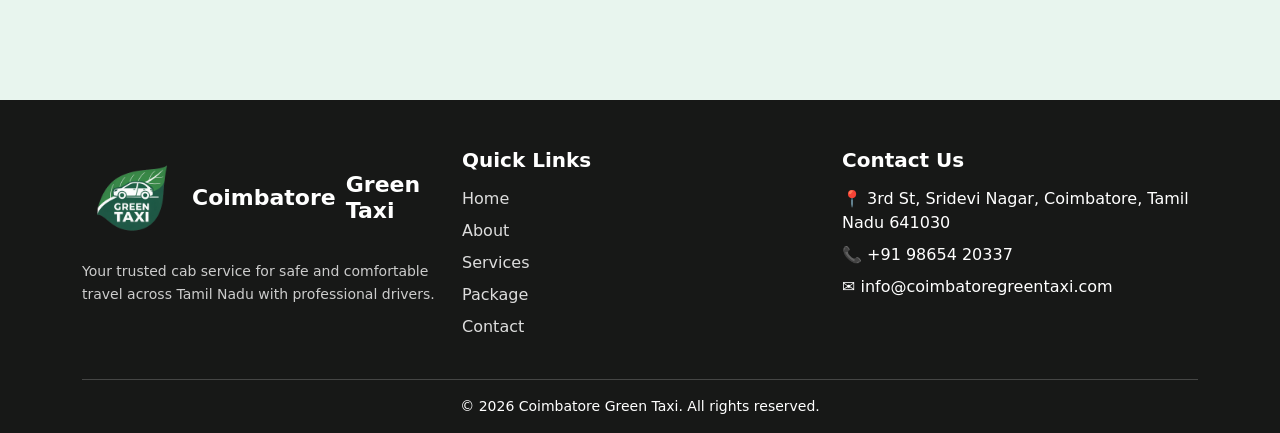
<file: service.html>
<!DOCTYPE html>
<html lang="en">

<head>
  <meta charset="UTF-8">
  <meta name="viewport" content="width=device-width, initial-scale=1.0">
  <title>Our Services - Coimbatore Green Taxi</title>
  <link rel="icon" type="image/png" href="assets/img/favicon.png">
  <link rel="stylesheet" href="assets/css/style.css">
  <link rel="stylesheet" href="assets/css/service.css">
  <!-- Bootstrap -->
  <link href="https://cdn.jsdelivr.net/npm/bootstrap@5.3.3/dist/css/bootstrap.min.css" rel="stylesheet">
  <link href="https://fonts.googleapis.com/css2?family=Poppins:wght@400;500;600;700;800&display=swap"
    rel="stylesheet" />
  <!-- Font Awesome -->
  <link rel="stylesheet" href="https://cdnjs.cloudflare.com/ajax/libs/font-awesome/6.5.0/css/all.min.css">
</head>

<body>

  <!-- NAVBAR -->
  <div id="navbar"></div>



  <!-- Banner Section Start -->
  <section class="banner-section">
    <div class="container">
      <h1 class="banner-title">Our Services</h1>
      <h4 class="banner-subtitle">
        Comprehensive taxi and tourism services across Tamil Nadu
      </h4>
    </div>
  </section>
  <!-- Banner Section End -->

  <!-- SERVICE SECTION -->
  <section class="service-section">
    <div class="container">

      <div class="text-center">
        <h2 class="section-title">Our Taxi Services</h2>
        <p class="section-sub">Reliable • Safe • Affordable Travel</p>
      </div>

      <div class="row g-4">

        <!-- service 1 -->
        <div class="col-lg-3 col-md-6">
          <div class="service-card">
            <div class="service-icon">
              <i class="fas fa-plane-arrival"></i>
            </div>
            <h5>Airport Pickup</h5>
            <p>24/7 airport pickup and drop services with on-time guarantee.</p>
          </div>
        </div>

        <!-- service 2 -->
        <div class="col-lg-3 col-md-6">
          <div class="service-card">
            <div class="service-icon">
              <i class="fas fa-map-marked-alt"></i>
            </div>
            <h5>Outstation Trips</h5>
            <p>Comfortable outstation travel across Tamil Nadu & Kerala.</p>
          </div>
        </div>

        <!-- service 3 -->
        <div class="col-lg-3 col-md-6">
          <div class="service-card">
            <div class="service-icon">
              <i class="fas fa-mountain"></i>
            </div>
            <h5>Ooty Tour Package</h5>
            <p>Explore Ooty, Coonoor & hill stations with best pricing.</p>
          </div>
        </div>

        <!-- service 4 -->
        <div class="col-lg-3 col-md-6">
          <div class="service-card">
            <div class="service-icon">
              <i class="fas fa-city"></i>
            </div>
            <h5>Local City Ride</h5>
            <p>Affordable city ride for shopping, office & daily travel.</p>
          </div>
        </div>

        <!-- service 5 -->
        <div class="col-lg-3 col-md-6">
          <div class="service-card reveal">
            <div class="service-icon">
              <i class="fas fa-briefcase"></i>
            </div>
            <h5>Corporate Travel</h5>
            <p>Professional corporate taxi service for business trips.</p>
          </div>
        </div>

        <!-- service 6 -->
        <div class="col-lg-3 col-md-6">
          <div class="service-card reveal">
            <div class="service-icon">
              <i class="fas fa-car"></i>
            </div>
            <h5>One Way Drop</h5>
            <p>Affordable one-way taxi services to all major cities.</p>
          </div>
        </div>

        <!-- service 7 -->
        <div class="col-lg-3 col-md-6">
          <div class="service-card reveal">
            <div class="service-icon">
              <i class="fas fa-clock"></i>
            </div>
            <h5>24/7 Service</h5>
            <p>Round the clock taxi service available anytime.</p>
          </div>
        </div>

        <!-- service 8 -->
        <div class="col-lg-3 col-md-6">
          <div class="service-card reveal">
            <div class="service-icon">
              <i class="fas fa-users"></i>
            </div>
            <h5>Family Tour</h5>
            <p>Comfortable family travel packages with experienced drivers.</p>
          </div>
        </div>

      </div>
    </div>
  </section>


  <!-- POPULAR TOUR PACKAGES -->
  <section class="packages-section">
    <div class="container">
      <h2 class="section-title green text-center">Popular Tour Packages</h2>
      <div class="packages-grid reveal">

        <div class="package-card">
          <div class="package-header">
            <h3>Ooty Package</h3>
            <span class="duration">2N / 3D</span>
          </div>
          <div class="package-body">
            <div class="price">₹4,500</div>
            <p class="highlights">Botanical Garden, Doddabetta Peak, Toy Train, Tea Factory</p>
            <a href="#" class="btn-book">Book Now</a>
          </div>
        </div>

        <div class="package-card">
          <div class="package-header">
            <h3>Kodaikanal Package</h3>
            <span class="duration">2N / 3D</span>
          </div>
          <div class="package-body">
            <div class="price">₹5,000</div>
            <p class="highlights">Kodai Lake, Pillar Rocks, Coaker's Walk, Silver Cascade Falls</p>
            <a href="#" class="btn-book">Book Now</a>
          </div>
        </div>

        <div class="package-card">
          <div class="package-header">
            <h3>Rameshwaram Package</h3>
            <span class="duration">2N / 3D</span>
          </div>
          <div class="package-body">
            <div class="price">₹6,500</div>
            <p class="highlights">Ramanathaswamy Temple, Dhanushkodi, Pamban Bridge</p>
            <a href="#" class="btn-book">Book Now</a>
          </div>
        </div>

        <div class="package-card">
          <div class="package-header">
            <h3>Kanyakumari Package</h3>
            <span class="duration">1N / 2D</span>
          </div>
          <div class="package-body">
            <div class="price">₹3,500</div>
            <p class="highlights">Vivekananda Rock, Thiruvalluvar Statue, Sunrise &amp; Sunset Point</p>
            <a href="#" class="btn-book">Book Now</a>
          </div>
        </div>

      </div>
    </div>
  </section>


  <!-- FOOTER -->
  <div id="footer"></div>

  <script src="https://cdn.jsdelivr.net/npm/bootstrap@5.3.3/dist/js/bootstrap.bundle.min.js"></script>
  <script src="assets/js/script.js"></script>

</body>

</html>
</file>
<file: assets/css/style.css>
/* ===========================
   RESET & BASE
=========================== */
*, *::before, *::after {
  box-sizing: border-box;
  margin: 0;
  padding: 0;
}

:root {
  --green-dark:   #1a5c2e;
  --green-main:   #2d7a47;
  --green-light:  #e8f5ee;
  --green-mid:    #c6e8d2;
  --green-accent: #3a9e5f;
  --text-dark:    #1a1a1a;
  --text-mid:     #444444;
  --text-light:   #666666;
  --white:        #ffffff;
  --card-border:  #e0e0e0;
  --footer-bg:    #1a2520;
  --font:         'Poppins', sans-serif;
  --radius:       10px;
  --shadow:       0 2px 14px rgba(0,0,0,0.07);
}

html { scroll-behavior: smooth; }

body {
  font-family: var(--font);
  color: var(--text-dark);
  background: var(--white);
  line-height: 1.6;
  padding-top: 55px;
}

a { text-decoration: none; color: inherit; }
ul { list-style: none; }
img { max-width: 100%; display: block; }

.container {
  width: 90%;
  max-width: 1160px;
  margin: 0 auto;
}
.hero-section {
  height: 100vh;
  background: linear-gradient(rgba(0,0,0,0.5),rgba(0,0,0,0.5)),
  url('https://images.unsplash.com/photo-1556122071-e404eaedb77f?q=80&w=2070');
  background-size: cover;
  background-position: center;
}

/* ===== Logo ===== */
.navbar-logo {
  height: 40px;
  width: auto;
}

.brand-text {
  font-size: 18px;
  white-space: nowrap;
}

.navbar-brand {
  font-size: 24px;
  display: flex;
  align-items: center;
}

/* ===== Button ===== */
.btn-warning {
  border-radius: 30px;
}

/* ===== Nav Links ===== */
.navbar-nav .nav-link{
  position: relative;
  margin: 0 8px;
  font-weight: 500;
}

/* underline base */
.navbar-nav .nav-link::after{
  content:"";
  position:absolute;
  left:0;
  bottom:-6px;
  width:0;
  height:2px;
  background:#ffd54f;
  transition:0.3s ease;
}

/* hover underline */
.navbar-nav .nav-link:hover::after{
  width:100%;
}

/* active underline */
.navbar-nav .nav-link.active::after{
  width:100%;
}

/* ===== Tablet ===== */
@media (max-width: 991px) {

  .navbar-logo {
    height: 35px;
  }

  .brand-text {
    font-size: 16px;
  }

}

/* ===== Mobile ===== */
@media (max-width: 576px) {

  .navbar-logo {
    height: 30px;
  }

  .brand-text {
    font-size: 14px;
  }

  .navbar-brand {
    font-size: 18px;
  }

  .nav-button{
    margin-top: 10px;
  }

}

/* ===== Mobile ===== */
@media (max-width: 768px) {

  .nav-button{
    margin-top: 10px;
  }

}

.banner-img {
  height: 80vh;
  width: 100%;
  object-fit: cover;
  margin-top: 10px;
}

/* caption style */
.banner-caption {
  bottom: 30%;
}

.banner-caption h3 {
  font-size: 42px;
  font-weight: 700;
  text-shadow: 0px 3px 10px rgba(0,0,0,0.6);
}

.banner-caption p {
  font-size: 18px;
}

/* Mobile Responsive */
@media (max-width: 768px) {
  .banner-img {
    height: 60vh;
    width: 100%;
    margin-top: -10px;
  }

  .banner-caption h3 {
    font-size: 22px;
  }

  .banner-caption p {
    font-size: 14px;
  }

  .banner-caption {
    bottom: 20%;
  }
}

@media (max-width: 576px) {
  .banner-img {
    height: 50vh;
    width: 100%;
  }

  .banner-caption {
    bottom: 15%;
  }
}


.about-section {
  background: #f8fff9;
  overflow: hidden;
}

.about-title {
  font-size: 36px;
  font-weight: 700;
  color: #0a7f3f;
  margin-bottom: 20px;
}

.about-text {
  color: #555;
  line-height: 1.8;
  margin-bottom: 15px;
}

/* button */
.about-btn {
  background: linear-gradient(45deg,#0a7f3f,#2ecc71);
  color: #fff;
  padding: 12px 30px;
  border-radius: 30px;
  font-weight: 600;
  transition: 0.3s;
}

.about-btn:hover {
  transform: translateY(-3px);
  box-shadow: 0px 10px 20px rgba(0,0,0,0.15);
  color: #fff;
}

/* image */
.about-img-wrapper {
  position: relative;
  animation: float 3s ease-in-out infinite;
}

.about-img {
  border-radius: 20px;
  box-shadow: 0px 15px 40px rgba(0,0,0,0.15);
  transition: 0.4s;
}

.about-img:hover {
  transform: scale(1.05);
}

/* floating animation */
@keyframes float {
  0% { transform: translateY(0px); }
  50% { transform: translateY(-10px); }
  100% { transform: translateY(0px); }
}

/* scroll animation */
.about-content {
  opacity: 0;
  transform: translateX(50px);
  transition: 1s ease;
}

.about-section.show .about-content {
  opacity: 1;
  transform: translateX(0);
}

/* responsive */
@media(max-width:768px){
  .about-title{
    font-size:26px;
  }
}

.services-section {
  background: linear-gradient(135deg,#f5fff7,#e8f9ee);
}

.section-title {
  font-size: 36px;
  font-weight: 700;
  color: #0a7f3f;
}

.section-subtitle {
  color: #777;
}

/* Card */
.service-card {
  background: #fff;
  padding: 35px 20px;
  border-radius: 20px;
  transition: 0.4s;
  box-shadow: 0 10px 25px rgba(0,0,0,0.05);
  position: relative;
  overflow: hidden;
  height: 100%;
}

.service-card:hover {
  transform: translateY(-10px);
  box-shadow: 0 15px 35px rgba(0,0,0,0.12);
}

/* Icon */
.service-icon {
  width: 80px;
  height: 80px;
  margin: 0 auto 20px;
  background: linear-gradient(45deg,#0a7f3f,#2ecc71);
  color: #fff;
  font-size: 32px;
  display: flex;
  align-items: center;
  justify-content: center;
  border-radius: 50%;
  transition: 0.4s;
}

.service-card:hover .service-icon {
  transform: rotate(360deg);
}

/* text */
.service-card h4 {
  font-weight: 600;
  display: flex;
  align-items: center;
  justify-content: center;
  margin-bottom: 10px;
}

.service-card p {
  font-size: 14px;
  color: #666;
  display: flex;
  align-items: center;
  justify-content: center;
}

/* responsive */
@media(max-width:768px){
  .section-title{
    font-size:26px;
  }
}
.why-section {
  background: linear-gradient(135deg,#367d53);
  color: #fff;
}

.why-title {
  font-size: 36px;
  font-weight: 700;
}

.why-subtitle {
  opacity: 0.9;
}

.why-card {
  background: white;
  backdrop-filter: blur(10px);
  padding: 30px 20px;
  border-radius: 20px;
  text-align: center;
  transition: 0.4s;
  border: 1px solid white;
  height: 100%;
}

.why-card:hover {
  transform: translateY(-12px);
  background: rgba(255,255,255,0.2);
}

.why-icon {
  font-size: 40px;
  margin-bottom: 15px;
  transition: 0.4s;
}

.why-card:hover .why-icon {
  transform: scale(1.2) rotate(10deg);
}

.why-card h4 {
  font-weight: 600;
  margin-bottom: 10px;
  color: black;
}

.why-card p {
  font-size: 14px;
  opacity: 0.9;
  color: black;
}

/* responsive */
@media(max-width:768px){
  .why-title{
    font-size:26px;
  }
}

.destinations-section {
  background: #f8fff9;
}

.destination-title {
  font-size: 36px;
  font-weight: 700;
  color: #0a7f3f;
}

.destination-subtitle {
  color: #666;
}

/* card */
.destination-card {
  position: relative;
  overflow: hidden;
  border-radius: 20px;
  cursor: pointer;
}

.destination-card img {
  width: 100%;
  height: 280px;
  object-fit: cover;
  transition: 0.5s;
}

.destination-card:hover img {
  transform: scale(1.1);
}

/* overlay */
.destination-overlay {
  position: absolute;
  bottom: 0;
  left: 0;
  width: 100%;
  padding: 20px;
  background: linear-gradient(transparent, rgba(0,0,0,0.8));
  color: #fff;
  transition: 0.4s;
}

.destination-overlay h4 {
  font-weight: 600;
}

.destination-overlay p {
  font-size: 14px;
}

/* hover effect */
.destination-card:hover .destination-overlay {
  bottom: 10px;
}

/* responsive */
@media(max-width:768px){
  .destination-title{
    font-size:26px;
  }
  .destination-card img{
    height:220px;
  }
}

.faq-section {
  background: linear-gradient(135deg, #f8faf9, #e3ebe6);
  padding: 60px 0;
}

.section-title.green {
  color: #0a7f3f;
  font-weight: 700;
  margin-bottom: 25px;
}

/* FAQ BOX */
.faq-item {
  margin-bottom: 12px;
  border-radius: 10px;
  overflow: hidden;
  background: #fff;
  color: #333;
  box-shadow: 0 8px 20px rgba(0,0,0,0.08);
}

.faq-q {
  width: 100%;
  text-align: left;
  padding: 16px;
  background: #fff;
  border: none;
  font-weight: 600;
  display: flex;
  justify-content: space-between;
  align-items: center;
  cursor: pointer;
}

.faq-a {
  max-height: 0;
  overflow: hidden;
  padding: 0 16px;
  background: #f9f9f9;
  transition: all 0.4s ease;
}

.faq-item.active .faq-a {
  max-height: 200px;
  padding: 15px 16px;
}

.faq-arrow {
  transition: 0.3s;
}

.faq-item.active .faq-arrow {
  transform: rotate(180deg);
}

/* floating animation */
.faq-image {
  max-width: 100%;
  animation: float 3s ease-in-out infinite;
}

@keyframes float {
  0% {transform: translateY(0);}
  50% {transform: translateY(-12px);}
  100% {transform: translateY(0);}
}

.footer-section {
  background: #171817;
  color: #fff;
}

.footer-brand{
  margin-bottom:25px;
}

.footer-logo{
  display:flex;
  align-items:center;
  gap:10px;
  font-size:22px;
  font-weight:700;
  color:#fff;
  margin-bottom:12px;
}

/* logo image */
.footer-logo img{
  width:100px;
  height:auto;
}

/* text */
.footer-brand p{
  color:#ccc;
  font-size:14px;
  line-height:1.6;
  margin:0;
}

.footer-title {
  font-weight: 600;
  margin-bottom: 15px;
}

.footer-links {
  list-style: none;
  padding: 0;
}

.footer-links li {
  margin-bottom: 8px;
}

.footer-links a {
  color: #ddd;
  text-decoration: none;
  transition: 0.3s;
}

.footer-links a:hover {
  color: #fff;
  padding-left: 5px;
}

.footer-contact p {
  margin-bottom: 8px;
}

.footer-bottom {
  border-top: 1px solid rgba(255,255,255,0.2);
  font-size: 14px;
}

/* tablet */
@media(max-width:991px){
  .footer-logo{
    font-size:20px;
  }
}

/* mobile */
@media(max-width:576px){

.footer-brand{
  text-align:center;
}

.footer-logo{
  justify-content:center;
}

.footer-logo img{
  width:100px;
}

}

/* SECTION */
.testimonial-modern {
  background: linear-gradient(135deg,#367d53);
  color: #fff;
  padding: 80px 0;
  overflow: hidden;
}

/* SLIDER */
.testimonial-slider {
  overflow: hidden;
  position: relative;
}

/* TRACK (ANIMATION) */
.testimonial-track {
  display: flex;
  gap: 25px;
  animation: scroll 20s linear infinite;
}

/* CARD */
.testimonial-item {
  min-width: 300px;
  background: rgba(255,255,255,0.15);
  backdrop-filter: blur(12px);
  border-radius: 20px;
  padding: 25px;
  text-align: center;
  transition: 0.4s;
}

/* HOVER */
.testimonial-item:hover {
  transform: scale(1.1);
  background: rgba(255,255,255,0.25);
}

/* PROFILE */
.profile {
  width: 70px;
  height: 70px;
  border-radius: 50%;
  margin-bottom: 10px;
  border: 3px solid #fff;
}

/* TEXT */
.testimonial-item p {
  font-size: 14px;
  margin-top: 10px;
}

/* STARS */
.stars {
  margin: 5px 0;
}

/* ANIMATION */
@keyframes scroll {
  0% {
    transform: translateX(0);
  }
  100% {
    transform: translateX(-50%);
  }
}

/* RESPONSIVE */
@media(max-width:768px){
  .testimonial-item {
    min-width: 250px;
  }
}

.reveal {
  opacity: 0;
  transition: 0.8s;
}

.reveal-left {
  transform: translateX(-40px);
}

.reveal-right {
  transform: translateX(40px);
}

.reveal.active {
  opacity: 1;
  transform: translateX(0);
}

.reveal-bottom {
  opacity: 0;
  transform: translateY(60px);
  transition: all 0.8s ease;
}

.reveal-bottom.active {
  opacity: 1;
  transform: translateY(0);
}

.reveal-top {
  opacity: 0;
  transform: translateY(-60px);
  transition: all 0.8s ease;
}

.reveal-top.active {
  opacity: 1;
  transform: translateY(0);
}

.reveal-top {
  opacity: 0;
  transform: translateY(-60px);
  transition: all 0.8s ease;
}

.reveal-top.active {
  opacity: 1;
  transform: translateY(0);
}

.reveal-fade {
  opacity: 0;
  transition: opacity 1s ease;
}

.reveal-fade.active {
  opacity: 1;
}
</file>
<file: assets/css/about.css>
/* ===========================
   RESET & BASE
=========================== */
*, *::before, *::after {
  box-sizing: border-box;
  margin: 0;
  padding: 0;
}

:root {
  --green-dark:   #1a5c2e;
  --green-main:   #2d7a47;
  --green-light:  #e8f5ee;
  --green-mid:    #c6e8d2;
  --green-accent: #3a9e5f;
  --text-dark:    #1a1a1a;
  --text-mid:     #444444;
  --text-light:   #666666;
  --white:        #ffffff;
  --card-border:  #e0e0e0;
  --footer-bg:    #1a2520;
  --font:         'Poppins', sans-serif;
  --radius:       10px;
  --shadow:       0 2px 14px rgba(0,0,0,0.07);
}

html { scroll-behavior: smooth; }

body {
  font-family: var(--font);
  color: var(--text-dark);
  background: var(--white);
  line-height: 1.6;
}

a { text-decoration: none; color: inherit; }
ul { list-style: none; }
img { max-width: 100%; display: block; }

.container {
  width: 90%;
  max-width: 1160px;
  margin: 0 auto;
}

.hamburger {
  display: none;
  flex-direction: column;
  gap: 5px;
  background: none;
  border: none;
  cursor: pointer;
  padding: 4px;
}

.hamburger span {
  display: block;
  width: 24px;
  height: 2.5px;
  background: var(--green-dark);
  border-radius: 2px;
  transition: all 0.3s;
}

.banner-section{
    background: linear-gradient(135deg,#0a7f3f,#16a34a);
    color:#fff;
    padding:120px 0 70px;
    text-align:center;
}

/* animation base */
.banner-title,
.banner-subtitle{
    opacity:0;
    transform:translateY(30px);
    animation:fadeUp 1s ease forwards;
}

.banner-subtitle{
    animation-delay:0.3s;
}

/* keyframes */
@keyframes fadeUp{
    from{
        opacity:0;
        transform:translateY(30px);
    }
    to{
        opacity:1;
        transform:translateY(0);
    }
}

/* title */
.banner-section h1{
    font-size:42px;
    font-weight:700;
    margin-bottom:10px;
}

/* subtitle */
.banner-section h4{
    font-size:18px;
    opacity:0.95;
}

/* responsive */
@media(max-width:768px){

.banner-section{
    padding:110px 15px 60px;
}

.banner-section h1{
    font-size:28px;
}

.banner-section h4{
    font-size:15px;
}

}

/* ===========================
   STATS SECTION
=========================== */
.stats-section {
  background: var(--green-light);
  padding: 56px 0;
  border-top: 1px solid #d4eadb;
  border-bottom: 1px solid #d4eadb;
}

.stats-grid {
  display: grid;
  grid-template-columns: repeat(4, 1fr);
  gap: 30px;
  text-align: center;
}

.stat-item i {
  font-size: 1.9rem;
  color: var(--green-main);
  margin-bottom: 12px;
  display: block;
}

.stat-item h3 {
  font-size: clamp(1.5rem, 3vw, 2rem);
  font-weight: 800;
  color: var(--text-dark);
  margin-bottom: 6px;
  letter-spacing: -0.5px;
}

.stat-item p {
  font-size: 0.88rem;
  color: var(--text-light);
  font-weight: 500;
}

/* ===========================
   MISSION SECTION
=========================== */
.mission-section {
  padding: 80px 0;
  background: var(--white);
  text-align: center;
}

.mission-content h2 {
  font-size: clamp(1.5rem, 3.5vw, 2rem);
  font-weight: 700;
  color: var(--text-dark);
  margin-bottom: 24px;
}

.mission-content p {
  font-size: 0.97rem;
  color: var(--text-light);
  max-width: 680px;
  margin: 0 auto;
  line-height: 1.8;
}

/* ===========================
   WHY CHOOSE US
=========================== */
.why-section {
  background: var(--green-light);
  padding: 80px 0;
}

.why-title {
  font-size: clamp(1.5rem, 3.5vw, 2rem);
  font-weight: 700;
  color: var(--green-main);
  text-align: center;
  margin-bottom: 44px;
}

.why-grid {
  display: grid;
  grid-template-columns: repeat(4, 1fr);
  gap: 22px;
}

.why-card {
  background: var(--white);
  border-radius: var(--border-radius);
  padding: 36px 24px;
  text-align: center;
  box-shadow: var(--shadow);
  transition: transform 0.25s, box-shadow 0.25s;
}

.why-card:hover {
  transform: translateY(-6px);
  box-shadow: 0 12px 32px rgba(45,122,71,0.14);
}

.why-icon {
  width: 56px;
  height: 56px;
  border-radius: 50%;
  background: var(--green-light);
  display: flex;
  align-items: center;
  justify-content: center;
  margin: 0 auto 18px;
}

.why-icon i {
  font-size: 1.4rem;
  color: var(--green-main);
}

.why-card h3 {
  font-size: 1rem;
  font-weight: 700;
  color: var(--text-dark);
  margin-bottom: 10px;
}

.why-card p {
  font-size: 0.87rem;
  color: var(--text-light);
  line-height: 1.65;
}

/* ===========================
   RESPONSIVE
=========================== */
@media (max-width: 1024px) {
  .why-grid {
    grid-template-columns: repeat(2, 1fr);
  }

  .stats-grid {
    grid-template-columns: repeat(2, 1fr);
    gap: 36px;
  }
}

@media (max-width: 768px) {
  /* Hamburger */
  .hamburger {
    display: flex;
  }

  /* About */
  .about-grid {
    grid-template-columns: 1fr;
    gap: 36px;
  }

  .about-image {
    order: -1;
  }

  .about-image img {
    max-width: 320px;
    margin: 0 auto;
  }

  /* Stats */
  .stats-grid {
    grid-template-columns: repeat(2, 1fr);
    gap: 28px;
  }

  /* Why grid */
  .why-grid {
    grid-template-columns: repeat(2, 1fr);
  }
}

@media (max-width: 480px) {
  .hero {
    padding: 48px 20px 44px;
  }

  .about-section,
  .mission-section,
  .why-section {
    padding: 56px 0;
  }

  .stats-grid {
    grid-template-columns: repeat(2, 1fr);
  }

  .why-grid {
    grid-template-columns: 1fr;
  }

  .hide-mobile {
    display: none;
  }
}

/* ===========================
   HAMBURGER ANIMATION
=========================== */
.hamburger.active span:nth-child(1) {
  transform: translateY(7.5px) rotate(45deg);
}

.hamburger.active span:nth-child(2) {
  opacity: 0;
}

.hamburger.active span:nth-child(3) {
  transform: translateY(-7.5px) rotate(-45deg);
}

/* ===========================
   SCROLL ANIMATION
=========================== */
.fade-up {
  opacity: 0;
  transform: translateY(30px);
  transition: opacity 0.6s ease, transform 0.6s ease;
}

.fade-up.visible {
  opacity: 1;
  transform: translateY(0);
}

.fade-up-delay-1 { transition-delay: 0.1s; }
.fade-up-delay-2 { transition-delay: 0.2s; }
.fade-up-delay-3 { transition-delay: 0.3s; }
.fade-up-delay-4 { transition-delay: 0.4s; }
</file>
<file: assets/css/contact.css>
/* ===========================
   RESET & BASE
=========================== */
*, *::before, *::after {
  box-sizing: border-box;
  margin: 0;
  padding: 0;
}

:root {
  --green-dark:   #1a5c2e;
  --green-main:   #2d7a47;
  --green-light:  #e8f5ee;
  --green-mid:    #c6e8d2;
  --green-accent: #3a9e5f;
  --text-dark:    #1a1a1a;
  --text-mid:     #444444;
  --text-light:   #666666;
  --white:        #ffffff;
  --card-border:  #e0e0e0;
  --footer-bg:    #1a2520;
  --font:         'Poppins', sans-serif;
  --radius:       10px;
  --shadow:       0 2px 14px rgba(0,0,0,0.07);
}

html { scroll-behavior: smooth; }

body {
  font-family: var(--font);
  color: var(--text-dark);
  background: var(--white);
  line-height: 1.6;
}

a { text-decoration: none; color: inherit; }
ul { list-style: none; }
img { max-width: 100%; display: block; }

.container {
  width: 90%;
  max-width: 1160px;
  margin: 0 auto;
}

.hamburger {
  display: none;
  flex-direction: column;
  gap: 5px;
  background: none;
  border: none;
  cursor: pointer;
  padding: 4px;
}

.hamburger span {
  display: block;
  width: 24px;
  height: 2.5px;
  background: var(--green-dark);
  border-radius: 2px;
  transition: all 0.3s;
}

.banner-section{
    background: linear-gradient(135deg,#0a7f3f,#16a34a);
    color:#fff;
    padding:120px 0 70px;
    text-align:center;
}

/* animation base */
.banner-title,
.banner-subtitle{
    opacity:0;
    transform:translateY(30px);
    animation:fadeUp 1s ease forwards;
}

.banner-subtitle{
    animation-delay:0.3s;
}

/* keyframes */
@keyframes fadeUp{
    from{
        opacity:0;
        transform:translateY(30px);
    }
    to{
        opacity:1;
        transform:translateY(0);
    }
}

/* title */
.banner-section h1{
    font-size:42px;
    font-weight:700;
    margin-bottom:10px;
}

/* subtitle */
.banner-section h4{
    font-size:18px;
    opacity:0.95;
}

/* responsive */
@media(max-width:768px){

.banner-section{
    padding:110px 15px 60px;
}

.banner-section h1{
    font-size:28px;
}

.banner-section h4{
    font-size:15px;
}

}

  /* ===========================
   CONTACT SECTION
=========================== */
  .contact-section {
    padding: 72px 0 88px;
    background: var(--white);
  }

  .contact-grid {
    display: grid;
    grid-template-columns: 1fr 1.35fr;
    gap: 64px;
    align-items: start;
  }

  /* ===========================
   SECTION HEADING
=========================== */
  .section-heading {
    font-size: 1.45rem;
    font-weight: 700;
    color: var(--text-dark);
    margin-bottom: 32px;
  }

  /* ===========================
   INFO LIST (Get In Touch)
=========================== */
  .info-list {
    display: flex;
    flex-direction: column;
    gap: 24px;
    margin-bottom: 32px;
  }

  .info-item {
    display: flex;
    align-items: flex-start;
    gap: 16px;
  }

  .info-icon {
    width: 44px;
    height: 44px;
    background: var(--green-light);
    border-radius: 50%;
    display: flex;
    align-items: center;
    justify-content: center;
    flex-shrink: 0;
  }

  .info-icon i {
    font-size: 1rem;
    color: var(--green-main);
  }

  .info-text {
    display: flex;
    flex-direction: column;
    gap: 2px;
    padding-top: 2px;
  }

  .info-text strong {
    font-size: 0.95rem;
    font-weight: 600;
    color: var(--text-dark);
  }

  .info-text span {
    font-size: 0.88rem;
    color: var(--text-light);
  }

  /* ===========================
   MAP
=========================== */
  .map-wrapper {
    position: relative;
    border-radius: var(--radius);
    overflow: hidden;
    border: 1px solid var(--border);
    box-shadow: var(--shadow);
  }

  .map-wrapper iframe {
    display: block;
    width: 100%;
    height: 220px;
    border: 0;
  }

  .map-open-link {
    display: inline-flex;
    align-items: center;
    gap: 6px;
    position: absolute;
    bottom: 12px;
    left: 12px;
    background: var(--white);
    color: var(--green-main);
    font-size: 0.8rem;
    font-weight: 600;
    padding: 6px 12px;
    border-radius: 6px;
    box-shadow: 0 2px 8px rgba(0, 0, 0, 0.15);
    transition: background 0.2s, color 0.2s;
    z-index: 10;
  }

  .map-open-link:hover {
    background: var(--green-main);
    color: var(--white);
  }

  /* ===========================
   BOOKING FORM
=========================== */
  .booking-form {
    display: flex;
    flex-direction: column;
    gap: 14px;
  }

  .form-row {
    display: grid;
    grid-template-columns: 1fr 1fr;
    gap: 14px;
  }

  .form-group {
    display: flex;
    flex-direction: column;
    gap: 4px;
  }

  .form-group.full {
    width: 100%;
  }

  /* Inputs, textarea, date */
  .booking-form input,
  .booking-form textarea,
  .booking-form input[type="date"] {
    width: 100%;
    font-family: var(--font);
    font-size: 0.9rem;
    color: var(--text-dark);
    /* background: var(--input-bg);
    border: 1px solid var(--border); */
    border-radius: var(--radius);
    padding: 13px 16px;
    outline: none;
    transition: border-color 0.2s, box-shadow 0.2s;
    -webkit-appearance: none;
    appearance: none;
  }

  .booking-form input::placeholder,
  .booking-form textarea::placeholder {
    color: #aaaaaa;
  }

  .booking-form input:focus,
  .booking-form textarea:focus {
    border-color: var(--green-main);
    box-shadow: 0 0 0 3px rgba(45, 122, 71, 0.12);
  }

  .booking-form input.invalid,
  .booking-form textarea.invalid {
    border-color: #e53e3e;
  }

  .booking-form textarea {
    resize: vertical;
    min-height: 100px;
  }

  /* Date field placeholder color */
  .booking-form input[type="date"]:not(:valid),
  .booking-form input[type="date"]::-webkit-datetime-edit-fields-wrapper {
    color: #aaaaaa;
  }

  .booking-form input[type="date"]:valid {
    color: var(--text-dark);
  }

  /* Error messages */
  .error-msg {
    font-size: 0.78rem;
    color: #e53e3e;
    min-height: 16px;
  }

  /* Submit button */
  .btn-submit {
    width: 100%;
    background: var(--green-main);
    color: var(--white);
    font-family: var(--font);
    font-size: 1rem;
    font-weight: 700;
    padding: 15px 0;
    border: none;
    border-radius: var(--radius);
    cursor: pointer;
    letter-spacing: 0.3px;
    transition: background 0.2s, transform 0.15s;
    margin-top: 4px;
  }

  .btn-submit:hover {
    background: var(--green-dark);
    transform: translateY(-1px);
  }

  .btn-submit:active {
    transform: translateY(0);
  }

  .btn-submit:disabled {
    opacity: 0.7;
    cursor: not-allowed;
    transform: none;
  }

  /* Success message */
  .form-success {
    display: none;
    align-items: center;
    gap: 10px;
    background: var(--green-light);
    color: var(--green-dark);
    border: 1px solid var(--green-accent);
    border-radius: var(--radius);
    padding: 14px 18px;
    font-size: 0.9rem;
    font-weight: 500;
    margin-top: 4px;
  }

  .form-success.show {
    display: flex;
  }

  .form-success i {
    font-size: 1.2rem;
    color: var(--green-main);
    flex-shrink: 0;
  }


  /* ===========================
   HAMBURGER ANIMATION
=========================== */
  .hamburger.active span:nth-child(1) {
    transform: translateY(7.5px) rotate(45deg);
  }

  .hamburger.active span:nth-child(2) {
    opacity: 0;
  }

  .hamburger.active span:nth-child(3) {
    transform: translateY(-7.5px) rotate(-45deg);
  }

  /* ===========================
   SCROLL FADE-UP
=========================== */
  .fade-up {
    opacity: 0;
    transform: translateY(24px);
    transition: opacity 0.6s ease, transform 0.6s ease;
  }

  .fade-up.visible {
    opacity: 1;
    transform: translateY(0);
  }

  /* ===========================
   RESPONSIVE – 900px
=========================== */
  @media (max-width: 900px) {
    .contact-grid {
      grid-template-columns: 1fr;
      gap: 48px;
    }

    .contact-right {
      order: -1;
    }
  }


  /* ===========================
   RESPONSIVE – 540px
=========================== */
  @media (max-width: 540px) {
    .form-row {
      grid-template-columns: 1fr;
    }

    .hero {
      padding: 52px 20px 48px;
    }

    .contact-section {
      padding: 52px 0 64px;
    }
  }
</file>
<file: assets/css/package.css>
/* ===========================
   RESET & BASE
=========================== */
*, *::before, *::after {
  box-sizing: border-box;
  margin: 0;
  padding: 0;
}

:root {
  --green-dark:   #1a5c2e;
  --green-main:   #2d7a47;
  --green-light:  #e8f5ee;
  --green-mid:    #c6e8d2;
  --green-accent: #3a9e5f;
  --text-dark:    #1a1a1a;
  --text-mid:     #444444;
  --text-light:   #666666;
  --white:        #ffffff;
  --card-border:  #e0e0e0;
  --footer-bg:    #1a2520;
  --font:         'Poppins', sans-serif;
  --radius:       10px;
  --shadow:       0 2px 14px rgba(0,0,0,0.07);
}

html { scroll-behavior: smooth; }

body {
  font-family: var(--font);
  color: var(--text-dark);
  background: var(--white);
  line-height: 1.6;
}

a { text-decoration: none; color: inherit; }
ul { list-style: none; }
img { max-width: 100%; display: block; }

.container {
  width: 90%;
  max-width: 1160px;
  margin: 0 auto;
}

.hamburger {
  display: none;
  flex-direction: column;
  gap: 5px;
  background: none;
  border: none;
  cursor: pointer;
  padding: 4px;
}

.hamburger span {
  display: block;
  width: 24px;
  height: 2.5px;
  background: var(--green-dark);
  border-radius: 2px;
  transition: all 0.3s;
}

.banner-section{
    background: linear-gradient(135deg,#0a7f3f,#16a34a);
    color:#fff;
    padding:120px 0 70px;
    text-align:center;
}

/* animation base */
.banner-title,
.banner-subtitle{
    opacity:0;
    transform:translateY(30px);
    animation:fadeUp 1s ease forwards;
}

.banner-subtitle{
    animation-delay:0.3s;
}

/* keyframes */
@keyframes fadeUp{
    from{
        opacity:0;
        transform:translateY(30px);
    }
    to{
        opacity:1;
        transform:translateY(0);
    }
}

/* title */
.banner-section h1{
    font-size:42px;
    font-weight:700;
    margin-bottom:10px;
}

/* subtitle */
.banner-section h4{
    font-size:18px;
    opacity:0.95;
}

/* responsive */
@media(max-width:768px){

.banner-section{
    padding:110px 15px 60px;
}

.banner-section h1{
    font-size:28px;
}

.banner-section h4{
    font-size:15px;
}

}

/* ===========================
   PACKAGES MAIN
=========================== */
.packages-main {
  padding: 60px 0 80px;
  background: var(--white);
}

/* ===========================
   VEHICLE SECTION
=========================== */
.vehicle-section {
  margin-bottom: 56px;
}
.vehicle-section:last-child {
  margin-bottom: 0;
}

/* Category heading */
.category-heading {
  display: flex;
  align-items: center;
  gap: 12px;
  margin-bottom: 24px;
  padding-bottom: 14px;
  border-bottom: 2px solid var(--green-light);
}
.cat-icon {
  width: 42px; height: 42px;
  background: var(--green-light);
  border-radius: 8px;
  display: flex;
  align-items: center;
  justify-content: center;
  flex-shrink: 0;
}
.cat-icon i {
  font-size: 1.15rem;
  color: var(--green-main);
}
.category-heading h2 {
  font-size: 1.35rem;
  font-weight: 700;
  color: var(--text-dark);
}

/* ===========================
   CARDS GRID
=========================== */
.cards-grid {
  display: grid;
  gap: 20px;
}
.cards-grid.cols-2 { grid-template-columns: repeat(2, 1fr); }
.cards-grid.cols-3 { grid-template-columns: repeat(3, 1fr); }

/* ===========================
   PACKAGE CARD
=========================== */
.pkg-card {
  border: 1px solid var(--card-border);
  border-radius: var(--radius);
  overflow: hidden;
  background: var(--white);
  box-shadow: var(--shadow);
  transition: transform 0.25s, box-shadow 0.25s;
}
.pkg-card:hover {
  transform: translateY(-5px);
  box-shadow: 0 10px 28px rgba(45,122,71,0.13);
}

/* Card Header */
.pkg-card-header {
  background: var(--green-light);
  padding: 18px 20px 14px;
  text-align: center;
  border-bottom: 1px solid var(--green-mid);
}
.pkg-card-header h3 {
  font-size: 1rem;
  font-weight: 700;
  color: var(--text-dark);
  margin-bottom: 4px;
}
.vehicle-type {
  font-size: 0.78rem;
  font-weight: 500;
  color: var(--green-main);
}

/* Card Body */
.pkg-card-body {
  padding: 20px 22px 22px;
}

/* Fare rows */
.fare-row {
  display: flex;
  justify-content: space-between;
  align-items: center;
  font-size: 0.84rem;
  color: var(--text-mid);
  padding: 7px 0;
  border-bottom: 1px solid #f2f2f2;
}
.fare-row:last-of-type { border-bottom: none; }

.fare-row span:first-child { color: var(--text-light); }
.fare-row span:last-child  { font-weight: 500; color: var(--text-dark); }

/* Total row */
.fare-row.total {
  margin-top: 10px;
  padding-top: 12px;
  border-top: 1.5px solid var(--card-border);
  border-bottom: none;
}
.fare-row.total span:first-child {
  font-size: 0.9rem;
  font-weight: 700;
  color: var(--text-dark);
}
.total-price {
  font-size: 1.15rem !important;
  font-weight: 800 !important;
  color: var(--green-main) !important;
  letter-spacing: -0.3px;
}

/* Book Now button */
.btn-book {
  display: block;
  width: 100%;
  margin-top: 18px;
  background: var(--green-main);
  color: var(--white);
  font-family: var(--font);
  font-weight: 600;
  font-size: 0.92rem;
  padding: 12px 0;
  border: none;
  border-radius: 6px;
  cursor: pointer;
  transition: background 0.2s, transform 0.15s;
  letter-spacing: 0.2px;
}
.btn-book:hover {
  background: var(--green-dark);
  transform: scale(1.01);
}
.btn-book:active {
  transform: scale(0.99);
}


/* ===========================
   HAMBURGER ANIMATION
=========================== */
.hamburger.active span:nth-child(1) { transform: translateY(7.5px) rotate(45deg); }
.hamburger.active span:nth-child(2) { opacity: 0; }
.hamburger.active span:nth-child(3) { transform: translateY(-7.5px) rotate(-45deg); }

/* ===========================
   SCROLL FADE-UP
=========================== */
.fade-up {
  opacity: 0;
  transform: translateY(24px);
  transition: opacity 0.55s ease, transform 0.55s ease;
}
.fade-up.visible {
  opacity: 1;
  transform: translateY(0);
}

/* ===========================
   RESPONSIVE – 1024px
=========================== */
@media (max-width: 1024px) {
  .cards-grid.cols-3 {
    grid-template-columns: repeat(2, 1fr);
  }
}

/* ===========================
   RESPONSIVE – 768px
=========================== */
@media (max-width: 768px) {
  /* Hamburger */
  .hamburger { display: flex; }

  /* Grids */
  .cards-grid.cols-2,
  .cards-grid.cols-3 {
    grid-template-columns: repeat(2, 1fr);
  }
}

/* ===========================
   RESPONSIVE – 480px
=========================== */
@media (max-width: 480px) {
  .cards-grid.cols-2,
  .cards-grid.cols-3 {
    grid-template-columns: 1fr;
  }
  .hero { padding: 48px 20px 44px; }
  .packages-main { padding: 48px 0 60px; }
  .vehicle-section { margin-bottom: 40px; }
}


.premium-card{

border-radius:20px;

overflow:hidden;

background:#fff;

box-shadow:0 15px 40px rgba(0,0,0,.12);

transition:.35s;

position:relative;

}

.premium-card:hover{

transform:translateY(-10px);

}

.popular-tag{

position:absolute;

left:15px;

top:15px;

background:#ff9800;

color:#fff;

padding:6px 14px;

border-radius:30px;

font-size:13px;

font-weight:600;

z-index:99;

}

.vehicle-image{

position:relative;

height:230px;

overflow:hidden;

}

.vehicle-image img{

width:100%;

height:100%;

object-fit:cover;

}

.seat-tag{

position:absolute;

bottom:15px;

right:15px;

background:#198754;

color:#fff;

padding:8px 16px;

border-radius:30px;

font-weight:600;

}

.package-box{

padding:15px;

border-radius:12px;

margin-bottom:15px;

}

.local-box{

background:#e8f8ef;

border-left:5px solid #198754;

}

.hill-box{

background:#fff5ea;

border-left:5px solid #ff9800;

}

.package-box h4{

margin-bottom:10px;

font-size:18px;

}

.price{

font-size:32px;

font-weight:700;

color:#198754;

}

.price small{

font-size:15px;

color:#666;

}

.package-detail{

margin-top:8px;

font-size:15px;

}

.extra-charge{

background:#f8f8f8;

padding:15px;

border-radius:10px;

margin-top:15px;

}

.extra-charge h5{

margin-bottom:10px;

}

.extra-charge ul{

padding-left:18px;

margin:0;

}

.extra-charge li{

margin-bottom:8px;

}

.btn-book{

width:100%;

padding:14px;

margin-top:20px;

background:linear-gradient(90deg,#198754,#34c759);

border:none;

border-radius:10px;

color:#fff;

font-size:17px;

font-weight:600;

transition:.3s;

}

.btn-book:hover{

transform:scale(1.03);

box-shadow:0 10px 20px rgba(25,135,84,.3);

}
</file>
<file: assets/css/service.css>
/* ===========================
   RESET & BASE
=========================== */
*, *::before, *::after {
  box-sizing: border-box;
  margin: 0;
  padding: 0;
}

:root {
  --green-dark:   #1a5c2e;
  --green-main:   #2d7a47;
  --green-light:  #e8f5ee;
  --green-mid:    #c6e8d2;
  --green-accent: #3a9e5f;
  --text-dark:    #1a1a1a;
  --text-mid:     #444444;
  --text-light:   #666666;
  --white:        #ffffff;
  --card-border:  #e0e0e0;
  --footer-bg:    #1a2520;
  --font:         'Poppins', sans-serif;
  --radius:       10px;
  --shadow:       0 2px 14px rgba(0,0,0,0.07);
}

html { scroll-behavior: smooth; }

body {
  font-family: var(--font);
  color: var(--text-dark);
  background: var(--white);
  line-height: 1.6;
}

a { text-decoration: none; color: inherit; }
ul { list-style: none; }
img { max-width: 100%; display: block; }

.container {
  width: 90%;
  max-width: 1160px;
  margin: 0 auto;
}

.hamburger {
  display: none;
  flex-direction: column;
  gap: 5px;
  background: none;
  border: none;
  cursor: pointer;
  padding: 4px;
}

.hamburger span {
  display: block;
  width: 24px;
  height: 2.5px;
  background: var(--green-dark);
  border-radius: 2px;
  transition: all 0.3s;
}

.banner-section{
    background: linear-gradient(135deg,#0a7f3f,#16a34a);
    color:#fff;
    padding:120px 0 70px;
    text-align:center;
}

/* animation base */
.banner-title,
.banner-subtitle{
    opacity:0;
    transform:translateY(30px);
    animation:fadeUp 1s ease forwards;
}

.banner-subtitle{
    animation-delay:0.3s;
}

/* keyframes */
@keyframes fadeUp{
    from{
        opacity:0;
        transform:translateY(30px);
    }
    to{
        opacity:1;
        transform:translateY(0);
    }
}

/* title */
.banner-section h1{
    font-size:42px;
    font-weight:700;
    margin-bottom:10px;
}

/* subtitle */
.banner-section h4{
    font-size:18px;
    opacity:0.95;
}

/* responsive */
@media(max-width:768px){

.banner-section{
    padding:110px 15px 60px;
}

.banner-section h1{
    font-size:28px;
}

.banner-section h4{
    font-size:15px;
}

}

/* ===== SERVICE SECTION ===== */

.service-section{
    background: linear-gradient(135deg,#f5faf7,#e6f4ec);
    padding:70px 0;
}

.section-title{
    font-weight:700;
    color:#0a7f3f;
    margin-bottom:10px;
}

.section-sub{
    color:#666;
    margin-bottom:40px;
}

/* card */
.service-card{
    background:#fff;
    border-radius:15px;
    padding:30px 20px;
    text-align:center;
    transition:.4s;
    box-shadow:0 10px 25px rgba(0,0,0,0.08);
    height:100%;
}

.service-card:hover{
    transform:translateY(-10px);
    box-shadow:0 15px 35px rgba(0,0,0,0.12);
}

.service-icon{
    width:70px;
    height:70px;
    line-height:70px;
    margin:auto;
    border-radius:50%;
    background:#e8f6ee;
    color:#0a7f3f;
    font-size:28px;
    margin-bottom:20px;
    transition:.4s;
}

.service-card:hover .service-icon{
    background:#0a7f3f;
    color:#fff;
}

.service-card h5{
    font-weight:600;
    margin-bottom:10px;
}

.service-card p{
    font-size:14px;
    color:#666;
}

/* responsive */
@media(max-width:768px){

.service-section{
    padding:50px 0;
}

.service-card{
    margin-bottom:20px;
}

}

/* ===========================
   POPULAR TOUR PACKAGES
=========================== */
.packages-section {
  background: var(--green-light);
  padding: 80px 20px; /* ✅ side spacing added */
}

/* GRID SYSTEM */
.packages-grid {
  display: grid;
  grid-template-columns: repeat(4, 1fr);
  gap: 25px;
}

/* CARD */
.package-card {
  background: var(--white);
  border-radius: 16px;
  overflow: hidden;
  box-shadow: 0 6px 18px rgba(0,0,0,0.08);
  transition: all 0.3s ease;
  display: flex;
  flex-direction: column;
  height: 100%; /* ✅ equal height */
}

.package-card:hover {
  transform: translateY(-8px) scale(1.02);
  box-shadow: 0 14px 35px rgba(45,122,71,0.18);
}

/* HEADER */
.package-header {
  background: linear-gradient(135deg, #2d7a47, #3fa866);
  color: #fff;
  padding: 20px;
  text-align: center;
}

.package-header h3 {
  font-size: 1.1rem;
  font-weight: 700;
}

.duration {
  font-size: 0.8rem;
  opacity: 0.9;
}

/* BODY */
.package-body {
  padding: 22px;
  display: flex;
  flex-direction: column;
  gap: 12px;
  text-align: center;
  flex: 1;
}

/* PRICE */
.price {
  font-size: 1.8rem;
  font-weight: 800;
  color: #2d7a47;
}

/* TEXT */
.highlights {
  font-size: 0.9rem;
  color: #666;
  line-height: 1.6;
  flex-grow: 1;
}

/* BUTTON */
.btn-book {
  display: inline-block;
  padding: 10px 20px;
  background: #2d7a47;
  color: #fff;
  border-radius: 30px;
  text-decoration: none;
  font-size: 0.85rem;
  transition: 0.3s;
}

.btn-book:hover {
  background: #1f5a33;
}


/* ===========================
   TABLET (≤ 992px)
=========================== */
@media (max-width: 992px) {
  .packages-grid {
    grid-template-columns: repeat(2, 1fr); /* ✅ 2 per row */
    gap: 20px;
  }
}


/* ===========================
   MOBILE (≤ 576px)
=========================== */
@media (max-width: 576px) {
  .packages-section {
    padding: 50px 15px;
  }

  .packages-grid {
    grid-template-columns: 1fr; /* ✅ 1 per row */
    gap: 18px;
  }

  .package-header h3 {
    font-size: 1rem;
  }

  .price {
    font-size: 1.5rem;
  }
}
</file>
